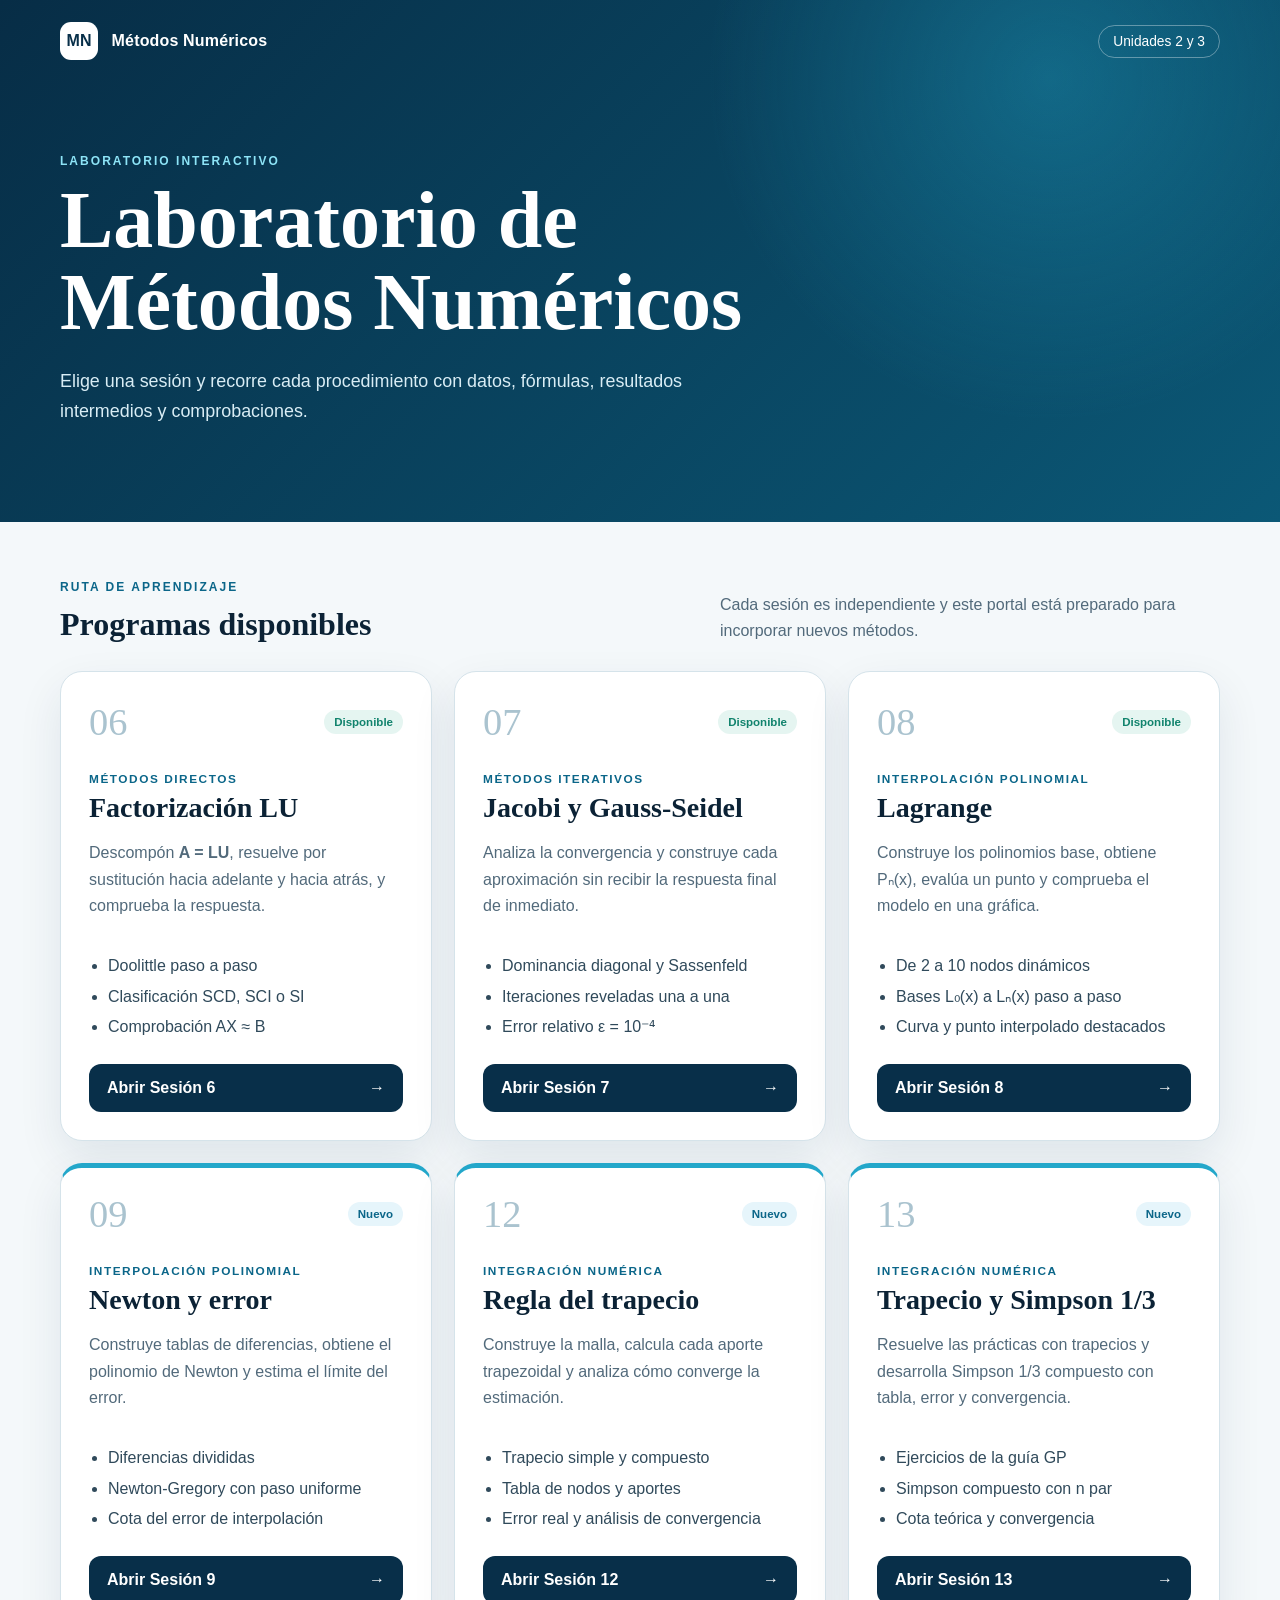
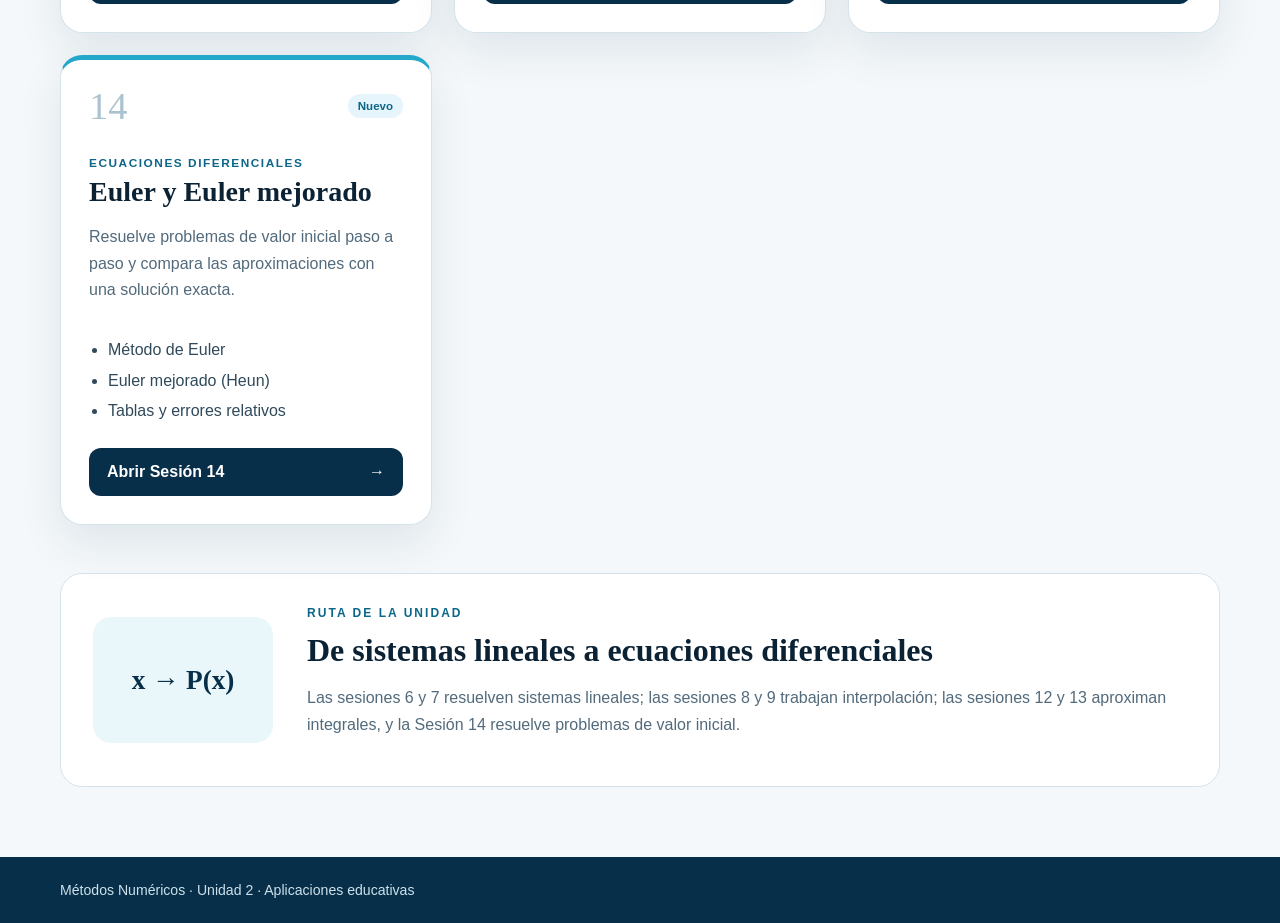
<file: index.html>
<!doctype html>
<html lang="es">
<head>
  <meta charset="utf-8">
  <meta name="viewport" content="width=device-width, initial-scale=1">
  <meta name="description" content="Laboratorio interactivo de Métodos Numéricos con procedimientos guiados.">
  <title>Laboratorio de Métodos Numéricos</title>
  <link rel="icon" href="data:image/svg+xml,%3Csvg xmlns='http://www.w3.org/2000/svg' viewBox='0 0 64 64'%3E%3Crect width='64' height='64' rx='15' fill='%230d4763'/%3E%3Cpath d='M16 18h32v8H16zm0 13h22v8H16zm0 13h32v8H16z' fill='%23fff'/%3E%3Ccircle cx='46' cy='35' r='7' fill='%2329a9cf'/%3E%3C/svg%3E">
  <link rel="stylesheet" href="styles.css?v=20261015-1">
</head>
<body>
  <header class="hero">
    <nav class="nav shell" aria-label="Navegación principal">
      <a class="brand" href="./" aria-label="Inicio"><span>MN</span> Métodos Numéricos</a>
      <span class="unit-pill">Unidades 2 y 3</span>
    </nav>
    <div class="hero-copy shell">
      <p class="eyebrow">LABORATORIO INTERACTIVO</p>
      <h1>Laboratorio de Métodos Numéricos</h1>
      <p>Elige una sesión y recorre cada procedimiento con datos, fórmulas, resultados intermedios y comprobaciones.</p>
    </div>
  </header>

  <main class="shell">
    <section class="intro" aria-labelledby="programas-title">
      <div>
        <p class="eyebrow dark">RUTA DE APRENDIZAJE</p>
        <h2 id="programas-title">Programas disponibles</h2>
      </div>
      <p>Cada sesión es independiente y este portal está preparado para incorporar nuevos métodos.</p>
    </section>

    <section class="program-grid">
      <article class="program-card">
        <div class="card-top"><span class="session-number">06</span><span class="status ready">Disponible</span></div>
        <p class="family">Métodos directos</p>
        <h3>Factorización LU</h3>
        <p>Descompón <strong>A = LU</strong>, resuelve por sustitución hacia adelante y hacia atrás, y comprueba la respuesta.</p>
        <ul><li>Doolittle paso a paso</li><li>Clasificación SCD, SCI o SI</li><li>Comprobación AX ≈ B</li></ul>
        <a class="primary-link" href="sesion-6-lu/">Abrir Sesión 6 <span>→</span></a>
      </article>

      <article class="program-card">
        <div class="card-top"><span class="session-number">07</span><span class="status ready">Disponible</span></div>
        <p class="family">Métodos iterativos</p>
        <h3>Jacobi y Gauss-Seidel</h3>
        <p>Analiza la convergencia y construye cada aproximación sin recibir la respuesta final de inmediato.</p>
        <ul><li>Dominancia diagonal y Sassenfeld</li><li>Iteraciones reveladas una a una</li><li>Error relativo ε = 10⁻⁴</li></ul>
        <a class="primary-link" href="sesion-7-iterativos/">Abrir Sesión 7 <span>→</span></a>
      </article>

      <article class="program-card">
        <div class="card-top"><span class="session-number">08</span><span class="status ready">Disponible</span></div>
        <p class="family">Interpolación polinomial</p>
        <h3>Lagrange</h3>
        <p>Construye los polinomios base, obtiene Pₙ(x), evalúa un punto y comprueba el modelo en una gráfica.</p>
        <ul><li>De 2 a 10 nodos dinámicos</li><li>Bases L₀(x) a Lₙ(x) paso a paso</li><li>Curva y punto interpolado destacados</li></ul>
        <a class="primary-link" href="sesion-8-interpolacion/">Abrir Sesión 8 <span>→</span></a>
      </article>

      <article class="program-card featured">
        <div class="card-top"><span class="session-number">09</span><span class="status new">Nuevo</span></div>
        <p class="family">Interpolación polinomial</p>
        <h3>Newton y error</h3>
        <p>Construye tablas de diferencias, obtiene el polinomio de Newton y estima el límite del error.</p>
        <ul><li>Diferencias divididas</li><li>Newton-Gregory con paso uniforme</li><li>Cota del error de interpolación</li></ul>
        <a class="primary-link" href="sesion-9-newton/">Abrir Sesión 9 <span>→</span></a>
      </article>

      <article class="program-card featured">
        <div class="card-top"><span class="session-number">12</span><span class="status new">Nuevo</span></div>
        <p class="family">Integración numérica</p>
        <h3>Regla del trapecio</h3>
        <p>Construye la malla, calcula cada aporte trapezoidal y analiza cómo converge la estimación.</p>
        <ul><li>Trapecio simple y compuesto</li><li>Tabla de nodos y aportes</li><li>Error real y análisis de convergencia</li></ul>
        <a class="primary-link" href="sesion-12-integracion/">Abrir Sesión 12 <span>→</span></a>
      </article>

      <article class="program-card featured">
        <div class="card-top"><span class="session-number">13</span><span class="status new">Nuevo</span></div>
        <p class="family">Integración numérica</p>
        <h3>Trapecio y Simpson 1/3</h3>
        <p>Resuelve las prácticas con trapecios y desarrolla Simpson 1/3 compuesto con tabla, error y convergencia.</p>
        <ul><li>Ejercicios de la guía GP</li><li>Simpson compuesto con n par</li><li>Cota teórica y convergencia</li></ul>
        <a class="primary-link" href="sesion-13-integracion/">Abrir Sesión 13 <span>→</span></a>
      </article>

      <article class="program-card featured">
        <div class="card-top"><span class="session-number">14</span><span class="status new">Nuevo</span></div>
        <p class="family">Ecuaciones diferenciales</p>
        <h3>Euler y Euler mejorado</h3>
        <p>Resuelve problemas de valor inicial paso a paso y compara las aproximaciones con una solución exacta.</p>
        <ul><li>Método de Euler</li><li>Euler mejorado (Heun)</li><li>Tablas y errores relativos</li></ul>
        <a class="primary-link" href="sesion-14-edo/">Abrir Sesión 14 <span>→</span></a>
      </article>
    </section>

    <section class="map-card">
      <div class="map-icon">x → P(x)</div>
      <div><p class="eyebrow dark">RUTA DE LA UNIDAD</p><h2>De sistemas lineales a ecuaciones diferenciales</h2><p>Las sesiones 6 y 7 resuelven sistemas lineales; las sesiones 8 y 9 trabajan interpolación; las sesiones 12 y 13 aproximan integrales, y la Sesión 14 resuelve problemas de valor inicial.</p></div>
    </section>
  </main>

  <footer><div class="shell">Métodos Numéricos · Unidad 2 · Aplicaciones educativas</div></footer>
</body>
</html>
</file>
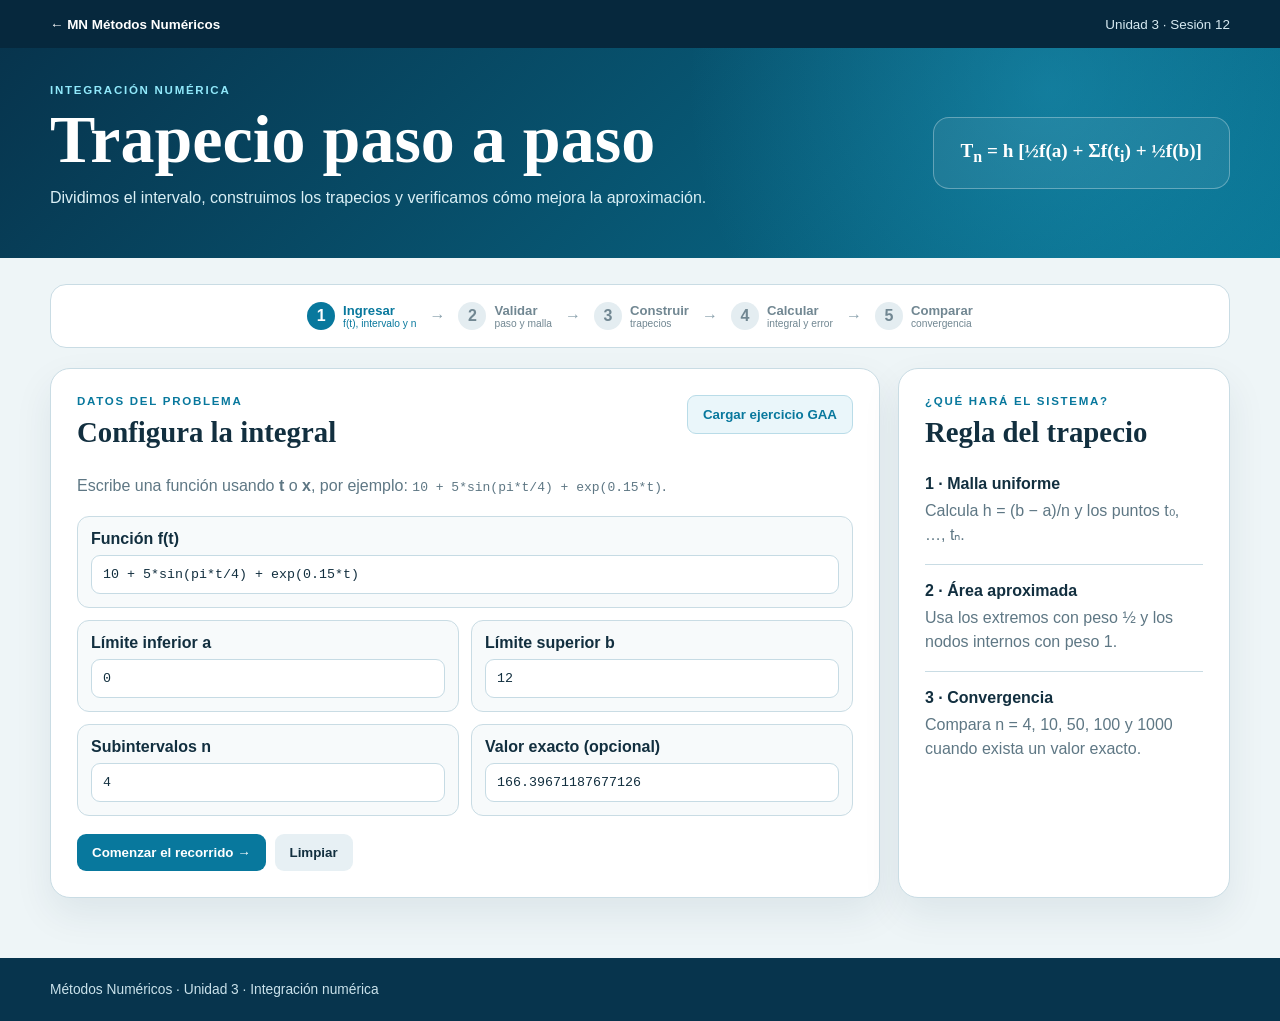
<file: sesion-12-integracion/index.html>
<!doctype html>
<html lang="es">
<head>
  <meta charset="utf-8">
  <meta name="viewport" content="width=device-width, initial-scale=1">
  <meta name="description" content="Regla del trapecio simple y compuesto, paso a paso.">
  <title>Sesión 12 | Integración numérica</title>
  <link rel="stylesheet" href="styles.css?v=20261029-3">
</head>
<body>
  <header class="topbar"><nav class="nav shell"><a href="../">← MN Métodos Numéricos</a><span>Unidad 3 · Sesión 12</span></nav></header>
  <header class="hero"><div class="shell hero-grid"><div><p class="eyebrow">INTEGRACIÓN NUMÉRICA</p><h1>Trapecio paso a paso</h1><p>Dividimos el intervalo, construimos los trapecios y verificamos cómo mejora la aproximación.</p></div><div class="formula-mark">T<sub>n</sub> = h [½f(a) + Σf(t<sub>i</sub>) + ½f(b)]</div></div></header>

  <main class="shell main">
    <section class="stepper" aria-label="Etapas del procedimiento">
      <div class="step active"><b>1</b><span>Ingresar<small>f(t), intervalo y n</small></span></div><i>→</i>
      <div class="step"><b>2</b><span>Validar<small>paso y malla</small></span></div><i>→</i>
      <div class="step"><b>3</b><span>Construir<small>trapecios</small></span></div><i>→</i>
      <div class="step"><b>4</b><span>Calcular<small>integral y error</small></span></div><i>→</i>
      <div class="step"><b>5</b><span>Comparar<small>convergencia</small></span></div>
    </section>

    <section id="screen-input" class="screen active"><div class="workspace"><article class="panel"><div class="panel-heading"><div><p class="eyebrow ink">DATOS DEL PROBLEMA</p><h2>Configura la integral</h2></div><button id="exampleBtn" class="ghost">Cargar ejercicio GAA</button></div>
      <p class="lead">Escribe una función usando <b>t</b> o <b>x</b>, por ejemplo: <code>10 + 5*sin(pi*t/4) + exp(0.15*t)</code>.</p>
      <div class="form-grid"><label class="wide"><b>Función f(t)</b><input id="functionInput" value="10 + 5*sin(pi*t/4) + exp(0.15*t)" autocomplete="off"></label>
        <label><b>Límite inferior a</b><input id="aInput" type="number" step="any" value="0"></label>
        <label><b>Límite superior b</b><input id="bInput" type="number" step="any" value="12"></label>
        <label><b>Subintervalos n</b><input id="nInput" type="number" min="1" step="1" value="4"></label>
        <label><b>Valor exacto (opcional)</b><input id="exactInput" type="number" step="any" value="166.39671187677126"></label>
      </div>
      <div id="inputError" class="error" hidden></div><div class="actions"><button id="startBtn" class="primary">Comenzar el recorrido →</button><button id="clearBtn" class="secondary">Limpiar</button></div>
    </article><aside class="guide"><p class="eyebrow ink">¿QUÉ HARÁ EL SISTEMA?</p><h2>Regla del trapecio</h2><div class="guide-item"><b>1 · Malla uniforme</b><span>Calcula h = (b − a)/n y los puntos t₀, …, tₙ.</span></div><div class="guide-item"><b>2 · Área aproximada</b><span>Usa los extremos con peso ½ y los nodos internos con peso 1.</span></div><div class="guide-item"><b>3 · Convergencia</b><span>Compara n = 4, 10, 50, 100 y 1000 cuando exista un valor exacto.</span></div></aside></div></section>

    <section id="screen-validation" class="screen"><article class="panel"><p class="eyebrow ink">PASO 1</p><h2>Validamos el intervalo y la malla</h2><p class="lead">La regla del trapecio compuesto necesita un intervalo válido y un número entero positivo de subintervalos.</p><div id="validationContent"></div><div class="actions navigation"><button class="secondary back-step">← Regresar</button><button id="toTable" class="primary">Construir los trapecios →</button></div></article></section>

    <section id="screen-table" class="screen"><article class="panel"><p class="eyebrow ink">PASO 2</p><h2>Tabla de trapecios</h2><p class="lead">Cada fila muestra un nodo de la malla, su valor de función, el peso que recibe y su aporte ponderado.</p><div id="tableContent"></div><div class="actions navigation"><button class="secondary back-step">← Regresar</button><button id="toResult" class="primary">Calcular la integral →</button></div></article></section>

    <section id="screen-result" class="screen"><div class="result-layout"><article class="panel"><p class="eyebrow ink">RESULTADO FINAL</p><h2>Integral aproximada y comprobada</h2><div id="resultContent"></div><div class="chart-wrap"><canvas id="chart" width="900" height="430"></canvas></div><div class="actions navigation"><button class="secondary back-step">← Regresar</button><button id="toConvergence" class="primary">Ver convergencia →</button></div></article><aside class="panel"><p class="eyebrow ink">INTERPRETACIÓN</p><h2>Lectura del resultado</h2><div id="auditContent"></div></aside></div></section>

    <section id="screen-convergence" class="screen"><article class="panel"><p class="eyebrow ink">PASO 4</p><h2>Análisis de convergencia</h2><p class="lead">La actividad solicita comparar las aproximaciones para distintos valores de n.</p><div id="convergenceContent"></div><div class="actions navigation"><button class="secondary back-step">← Regresar</button><button class="finished" disabled>Terminado</button></div></article></section>
  </main><footer><div class="shell">Métodos Numéricos · Unidad 3 · Integración numérica</div></footer><script src="app.js?v=20261029-3"></script>
</body></html>
</file>
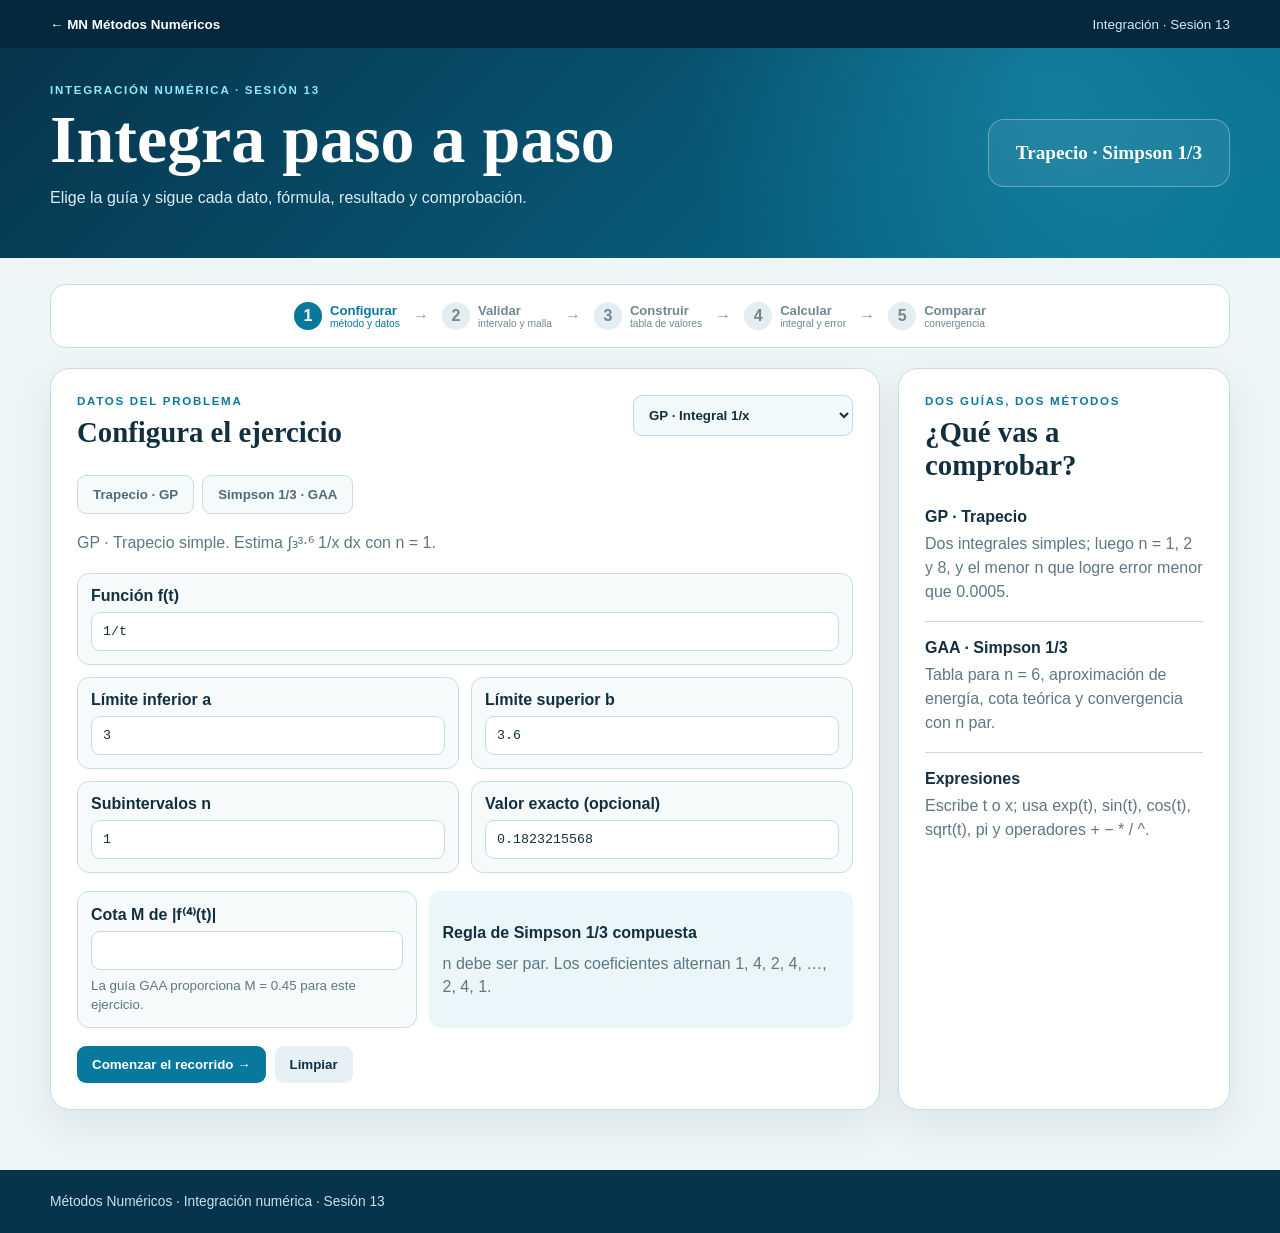
<file: sesion-13-integracion/index.html>
<!doctype html>
<html lang="es">
<head>
  <meta charset="utf-8">
  <meta name="viewport" content="width=device-width, initial-scale=1">
  <meta name="description" content="Práctica de trapecio y Simpson 1/3 compuesto, paso a paso.">
  <title>Sesión 13 | Integración numérica</title>
  <link rel="stylesheet" href="styles.css?v=20261105-1">
</head>
<body>
  <header class="topbar"><nav class="nav shell"><a href="../">← MN Métodos Numéricos</a><span>Integración · Sesión 13</span></nav></header>
  <header class="hero"><div class="shell hero-grid"><div><p class="eyebrow">INTEGRACIÓN NUMÉRICA · SESIÓN 13</p><h1>Integra paso a paso</h1><p>Elige la guía y sigue cada dato, fórmula, resultado y comprobación.</p></div><div class="formula-mark">Trapecio · Simpson 1/3</div></div></header>
  <main class="shell main">
    <section class="stepper" aria-label="Etapas"><div class="step active"><b>1</b><span>Configurar<small>método y datos</small></span></div><i>→</i><div class="step"><b>2</b><span>Validar<small>intervalo y malla</small></span></div><i>→</i><div class="step"><b>3</b><span>Construir<small>tabla de valores</small></span></div><i>→</i><div class="step"><b>4</b><span>Calcular<small>integral y error</small></span></div><i>→</i><div class="step"><b>5</b><span>Comparar<small>convergencia</small></span></div></section>

    <section id="screen-input" class="screen active"><div class="workspace"><article class="panel"><div class="panel-heading"><div><p class="eyebrow ink">DATOS DEL PROBLEMA</p><h2>Configura el ejercicio</h2></div><select id="exerciseSelect" aria-label="Ejercicio de la guía"></select></div>
      <div class="method-tabs"><button id="trapMethod" class="method-tab">Trapecio · GP</button><button id="simpsonMethod" class="method-tab">Simpson 1/3 · GAA</button></div>
      <p id="exerciseDescription" class="lead"></p>
      <div class="form-grid"><label class="wide"><b>Función f(t)</b><input id="functionInput" autocomplete="off"></label><label><b>Límite inferior a</b><input id="aInput" type="number" step="any"></label><label><b>Límite superior b</b><input id="bInput" type="number" step="any"></label><label><b>Subintervalos n</b><input id="nInput" type="number" min="1" step="1"></label><label><b>Valor exacto (opcional)</b><input id="exactInput" type="number" step="any"></label></div>
      <div id="simpsonExtras" class="extra-grid" hidden><label><b>Cota M de |f⁽⁴⁾(t)|</b><input id="mInput" type="number" min="0" step="any"><small>La guía GAA proporciona M = 0.45 para este ejercicio.</small></label><div class="info-note"><b>Regla de Simpson 1/3 compuesta</b><span>n debe ser par. Los coeficientes alternan 1, 4, 2, 4, …, 2, 4, 1.</span></div></div>
      <div id="inputError" class="error" hidden></div><div class="actions"><button id="startBtn" class="primary">Comenzar el recorrido →</button><button id="clearBtn" class="secondary">Limpiar</button></div>
    </article><aside class="guide"><p class="eyebrow ink">DOS GUÍAS, DOS MÉTODOS</p><h2>¿Qué vas a comprobar?</h2><div class="guide-item"><b>GP · Trapecio</b><span>Dos integrales simples; luego n = 1, 2 y 8, y el menor n que logre error menor que 0.0005.</span></div><div class="guide-item"><b>GAA · Simpson 1/3</b><span>Tabla para n = 6, aproximación de energía, cota teórica y convergencia con n par.</span></div><div class="guide-item"><b>Expresiones</b><span>Escribe t o x; usa exp(t), sin(t), cos(t), sqrt(t), pi y operadores + − * / ^.</span></div></aside></div></section>

    <section id="screen-validation" class="screen"><article class="panel"><p class="eyebrow ink">PASO 1</p><h2>Validamos el método y la malla</h2><p class="lead">Revisamos los datos antes de calcular y explicamos las condiciones del método elegido.</p><div id="validationContent"></div><div class="actions navigation"><button class="secondary back-step">← Regresar</button><button id="toTable" class="primary">Construir la tabla →</button></div></article></section>
    <section id="screen-table" class="screen"><article class="panel"><p class="eyebrow ink">PASO 2</p><h2>Tabla de evaluación</h2><p id="tableLead" class="lead"></p><div id="tableContent"></div><div class="actions navigation"><button class="secondary back-step">← Regresar</button><button id="toResult" class="primary">Calcular la integral →</button></div></article></section>
    <section id="screen-result" class="screen"><div class="result-layout"><article class="panel"><p class="eyebrow ink">RESULTADO FINAL</p><h2>Integral aproximada y comprobada</h2><div id="resultContent"></div><div class="chart-wrap"><canvas id="chart" width="900" height="390" aria-label="Gráfica de la función y los nodos de integración"></canvas></div><div class="actions navigation"><button class="secondary back-step">← Regresar</button><button id="toConvergence" class="primary">Ver convergencia →</button></div></article><aside class="panel"><p class="eyebrow ink">INTERPRETACIÓN</p><h2>Lectura del resultado</h2><div id="auditContent"></div></aside></div></section>
    <section id="screen-convergence" class="screen"><article class="panel"><p class="eyebrow ink">PASO 4</p><h2>Análisis de convergencia</h2><p class="lead">Para Simpson, cada n de la comparación es par y se muestra también la cota teórica cuando M está disponible.</p><div id="convergenceContent"></div><div class="actions navigation"><button class="secondary back-step">← Regresar</button><button class="finished" disabled>Terminado</button></div></article></section>
  </main><footer><div class="shell">Métodos Numéricos · Integración numérica · Sesión 13</div></footer><script src="app.js?v=20261105-1"></script>
</body></html>
</file>
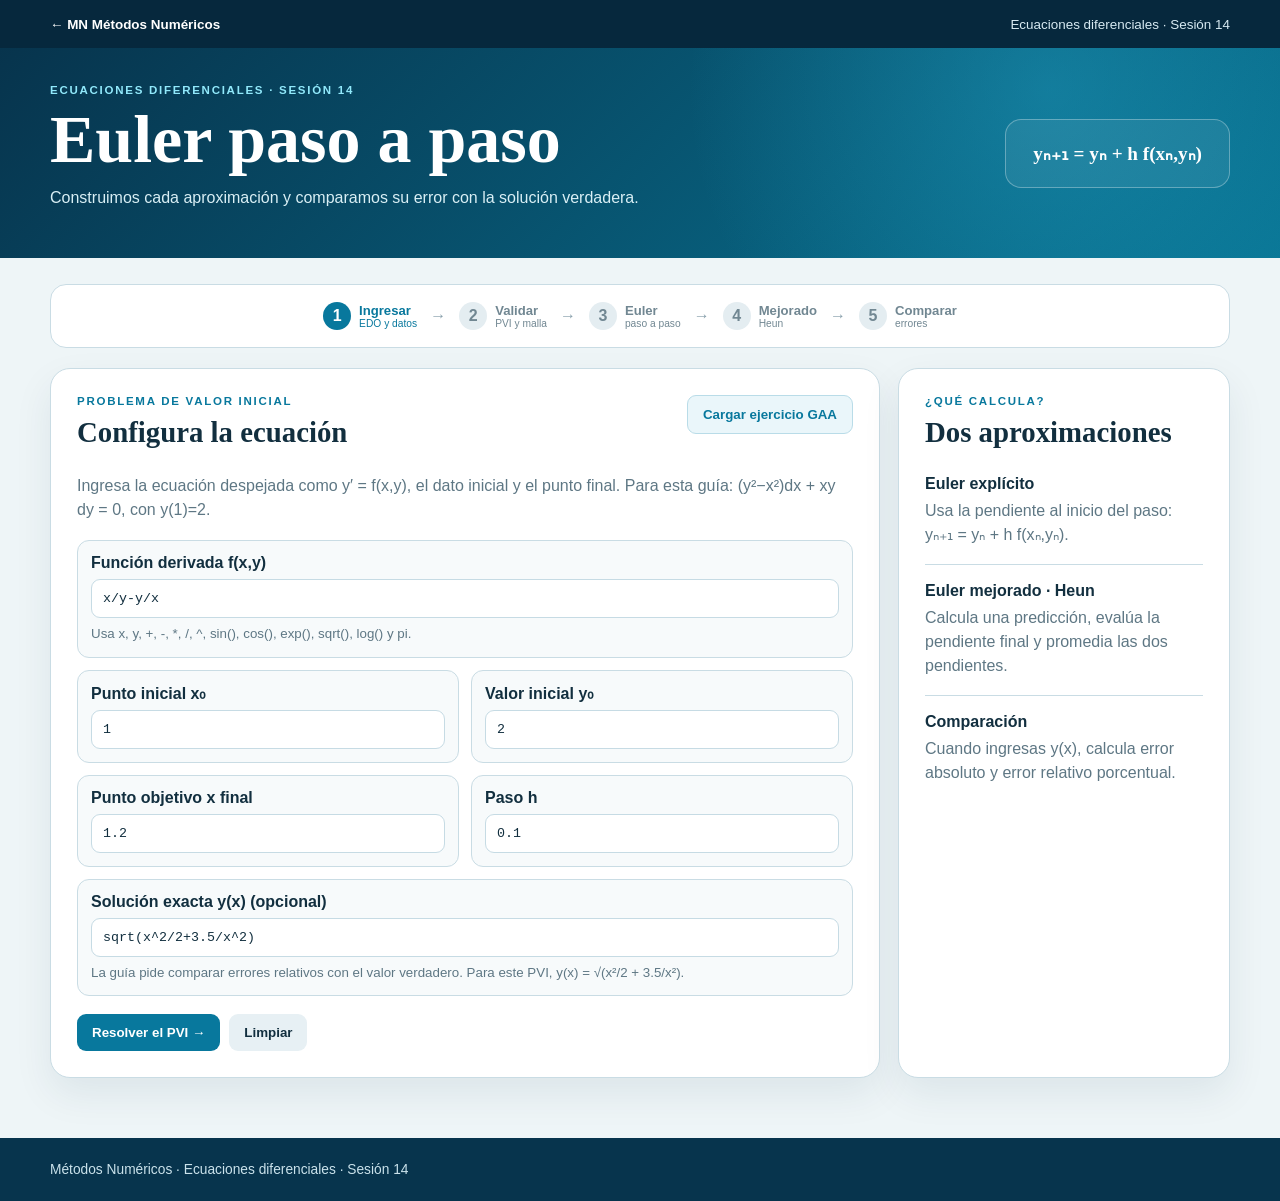
<file: sesion-14-edo/index.html>
<!doctype html>
<html lang="es">
<head>
  <meta charset="utf-8">
  <meta name="viewport" content="width=device-width, initial-scale=1">
  <meta name="description" content="Métodos de Euler y Euler mejorado para problemas de valor inicial, paso a paso.">
  <title>Sesión 14 | Ecuaciones diferenciales</title>
  <link rel="stylesheet" href="styles.css?v=20261112-1">
</head>
<body>
  <header class="topbar"><nav class="nav shell"><a href="../">← MN Métodos Numéricos</a><span>Ecuaciones diferenciales · Sesión 14</span></nav></header>
  <header class="hero"><div class="shell hero-grid"><div><p class="eyebrow">ECUACIONES DIFERENCIALES · SESIÓN 14</p><h1>Euler paso a paso</h1><p>Construimos cada aproximación y comparamos su error con la solución verdadera.</p></div><div class="formula-mark">yₙ₊₁ = yₙ + h f(xₙ,yₙ)</div></div></header>
  <main class="shell main">
    <section class="stepper" aria-label="Etapas"><div class="step active"><b>1</b><span>Ingresar<small>EDO y datos</small></span></div><i>→</i><div class="step"><b>2</b><span>Validar<small>PVI y malla</small></span></div><i>→</i><div class="step"><b>3</b><span>Euler<small>paso a paso</small></span></div><i>→</i><div class="step"><b>4</b><span>Mejorado<small>Heun</small></span></div><i>→</i><div class="step"><b>5</b><span>Comparar<small>errores</small></span></div></section>
    <section id="screen-input" class="screen active"><div class="workspace"><article class="panel"><div class="panel-heading"><div><p class="eyebrow ink">PROBLEMA DE VALOR INICIAL</p><h2>Configura la ecuación</h2></div><button id="exampleBtn" class="ghost">Cargar ejercicio GAA</button></div><p class="lead">Ingresa la ecuación despejada como y′ = f(x,y), el dato inicial y el punto final. Para esta guía: (y²−x²)dx + xy dy = 0, con y(1)=2.</p>
      <div class="form-grid"><label class="wide"><b>Función derivada f(x,y)</b><input id="fInput" value="x/y-y/x" autocomplete="off"><small>Usa x, y, +, -, *, /, ^, sin(), cos(), exp(), sqrt(), log() y pi.</small></label><label><b>Punto inicial x₀</b><input id="x0Input" type="number" step="any" value="1"></label><label><b>Valor inicial y₀</b><input id="y0Input" type="number" step="any" value="2"></label><label><b>Punto objetivo x final</b><input id="targetInput" type="number" step="any" value="1.2"></label><label><b>Paso h</b><input id="hInput" type="number" min="0.000001" step="any" value="0.1"></label><label class="wide"><b>Solución exacta y(x) (opcional)</b><input id="exactInput" value="sqrt(x^2/2+3.5/x^2)" autocomplete="off"><small>La guía pide comparar errores relativos con el valor verdadero. Para este PVI, y(x) = √(x²/2 + 3.5/x²).</small></label></div>
      <div id="inputError" class="error" hidden></div><div class="actions"><button id="startBtn" class="primary">Resolver el PVI →</button><button id="clearBtn" class="secondary">Limpiar</button></div></article>
      <aside class="guide"><p class="eyebrow ink">¿QUÉ CALCULA?</p><h2>Dos aproximaciones</h2><div class="guide-item"><b>Euler explícito</b><span>Usa la pendiente al inicio del paso: yₙ₊₁ = yₙ + h f(xₙ,yₙ).</span></div><div class="guide-item"><b>Euler mejorado · Heun</b><span>Calcula una predicción, evalúa la pendiente final y promedia las dos pendientes.</span></div><div class="guide-item"><b>Comparación</b><span>Cuando ingresas y(x), calcula error absoluto y error relativo porcentual.</span></div></aside></div></section>
    <section id="screen-validation" class="screen"><article class="panel"><p class="eyebrow ink">PASO 1</p><h2>Validamos los datos</h2><p class="lead">Comprobamos que el paso alcanza exactamente el punto solicitado y que el PVI está definido en todos los nodos.</p><div id="validationContent"></div><div class="actions navigation"><button class="secondary back-step">← Regresar</button><button id="toEuler" class="primary">Construir Euler →</button></div></article></section>
    <section id="screen-euler" class="screen"><article class="panel"><p class="eyebrow ink">PASO 2</p><h2>Método de Euler</h2><p class="lead">En cada renglón se usa la pendiente del punto actual para avanzar al siguiente.</p><div id="eulerContent"></div><div class="actions navigation"><button class="secondary back-step">← Regresar</button><button id="toHeun" class="primary">Calcular Euler mejorado →</button></div></article></section>
    <section id="screen-heun" class="screen"><article class="panel"><p class="eyebrow ink">PASO 3</p><h2>Método de Euler mejorado</h2><p class="lead">Heun promedia la pendiente inicial y la pendiente estimada al final del paso.</p><div id="heunContent"></div><div class="actions navigation"><button class="secondary back-step">← Regresar</button><button id="toCompare" class="primary">Comparar los errores →</button></div></article></section>
    <section id="screen-compare" class="screen"><div class="result-layout"><article class="panel"><p class="eyebrow ink">RESULTADO FINAL</p><h2>Comparación en el punto objetivo</h2><div id="compareContent"></div><div class="chart-wrap"><canvas id="chart" width="900" height="390" aria-label="Gráfica de la solución exacta y aproximaciones"></canvas></div><div class="actions navigation"><button class="secondary back-step">← Regresar</button><button class="finished" disabled>Terminado</button></div></article><aside class="panel"><p class="eyebrow ink">INTERPRETACIÓN</p><h2>¿Cuál se acerca más?</h2><div id="auditContent"></div></aside></div></section>
  </main><footer><div class="shell">Métodos Numéricos · Ecuaciones diferenciales · Sesión 14</div></footer><script src="app.js?v=20261112-1"></script>
</body></html>
</file>
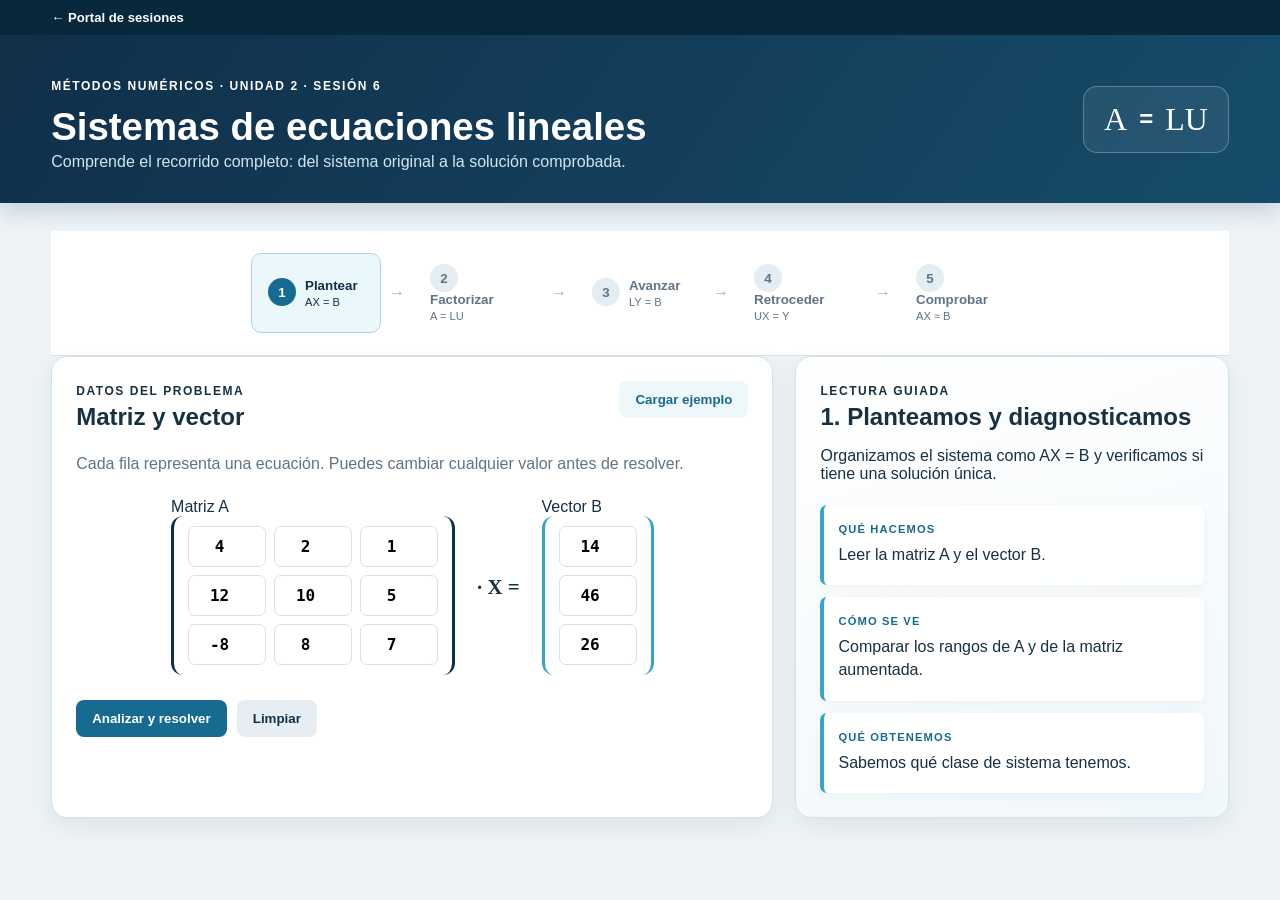
<file: sesion-6-lu/index.html>
<!doctype html>
<html lang="es">
<head>
  <meta charset="utf-8">
  <meta name="viewport" content="width=device-width, initial-scale=1">
  <title>Sesión 6 · Sistemas lineales y LU</title>
  <link rel="icon" href="data:image/svg+xml,%3Csvg xmlns='http://www.w3.org/2000/svg' viewBox='0 0 64 64'%3E%3Crect width='64' height='64' rx='15' fill='%23102f49'/%3E%3Ctext x='32' y='40' text-anchor='middle' font-size='25' fill='white'%3ELU%3C/text%3E%3C/svg%3E">
  <link rel="stylesheet" href="styles.css?v=20260924-2">
</head>
<body>
  <a class="portal-link" href="../">← Portal de sesiones</a>
  <header class="hero">
    <div>
      <p class="eyebrow">MÉTODOS NUMÉRICOS · UNIDAD 2 · SESIÓN 6</p>
      <h1>Sistemas de ecuaciones lineales</h1>
      <p class="subtitle">Comprende el recorrido completo: del sistema original a la solución comprobada.</p>
    </div>
    <div class="hero-badge"><span>A</span><b>=</b><span>LU</span></div>
  </header>

  <main>
    <nav class="flow" aria-label="Etapas del ejercicio">
      <button class="flow-step active" data-stage="0"><span>1</span><b>Plantear</b><small>AX = B</small></button>
      <i>→</i>
      <button class="flow-step" data-stage="1"><span>2</span><b>Factorizar</b><small>A = LU</small></button>
      <i>→</i>
      <button class="flow-step" data-stage="2"><span>3</span><b>Avanzar</b><small>LY = B</small></button>
      <i>→</i>
      <button class="flow-step" data-stage="3"><span>4</span><b>Retroceder</b><small>UX = Y</small></button>
      <i>→</i>
      <button class="flow-step" data-stage="4"><span>5</span><b>Comprobar</b><small>AX ≈ B</small></button>
    </nav>

    <section class="workspace">
      <aside class="input-card">
        <div class="section-heading">
          <div><span class="kicker">DATOS DEL PROBLEMA</span><h2>Matriz y vector</h2></div>
          <button id="loadExample" class="ghost">Cargar ejemplo</button>
        </div>
        <p class="helper">Cada fila representa una ecuación. Puedes cambiar cualquier valor antes de resolver.</p>
        <div class="equation-layout">
          <div><label>Matriz A</label><div id="matrixA" class="matrix-grid"></div></div>
          <div class="operator">· X =</div>
          <div><label>Vector B</label><div id="vectorB" class="vector-grid"></div></div>
        </div>
        <div class="actions">
          <button id="solve" class="primary">Analizar y resolver</button>
          <button id="reset" class="secondary">Limpiar</button>
        </div>
        <div id="message" class="message hidden"></div>
      </aside>

      <section class="explain-card">
        <span class="kicker">LECTURA GUIADA</span>
        <h2 id="stageTitle">1. Planteamos el sistema</h2>
        <p id="stageIntro">Primero identificamos qué representan los datos antes de realizar operaciones.</p>
        <div class="triple">
          <article><span>QUÉ HACEMOS</span><p id="whatText">Organizamos los coeficientes en A y los términos independientes en B.</p></article>
          <article><span>CÓMO SE VE</span><p id="howText">La expresión AX = B reúne todas las ecuaciones del sistema.</p></article>
          <article><span>QUÉ OBTENEMOS</span><p id="resultText">Una representación lista para analizar y resolver.</p></article>
        </div>
      </section>
    </section>

    <section id="results" class="results hidden">
      <div id="classification" class="classification"></div>
      <div class="stage-panel" id="stagePanel"></div>
      <div class="reuse-card">
        <div>
          <span class="kicker">SIMULACIÓN DE CAMBIO DE TRÁFICO</span>
          <h3>Reutilizar L y U con un nuevo vector B</h3>
          <p>Cambia el vector sin repetir la factorización. La guía propone B₂ = (20, 62, 30)ᵀ.</p>
        </div>
        <div id="reuseB" class="reuse-inputs">
          <input type="number" value="20" aria-label="nuevo b1">
          <input type="number" value="62" aria-label="nuevo b2">
          <input type="number" value="30" aria-label="nuevo b3">
          <button id="reuse" class="primary">Resolver sin refactorizar</button>
        </div>
        <div id="reuseResult" class="hidden"></div>
      </div>
      <div class="step-controls">
        <button id="previous" class="secondary">← Anterior</button>
        <div><span id="stageCounter">Etapa 1 de 5</span><div class="progress"><i id="progressBar"></i></div></div>
        <button id="next" class="primary">Siguiente →</button>
      </div>
    </section>
  </main>
  <script src="app.js?v=20260924-2"></script>
</body>
</html>
</file>
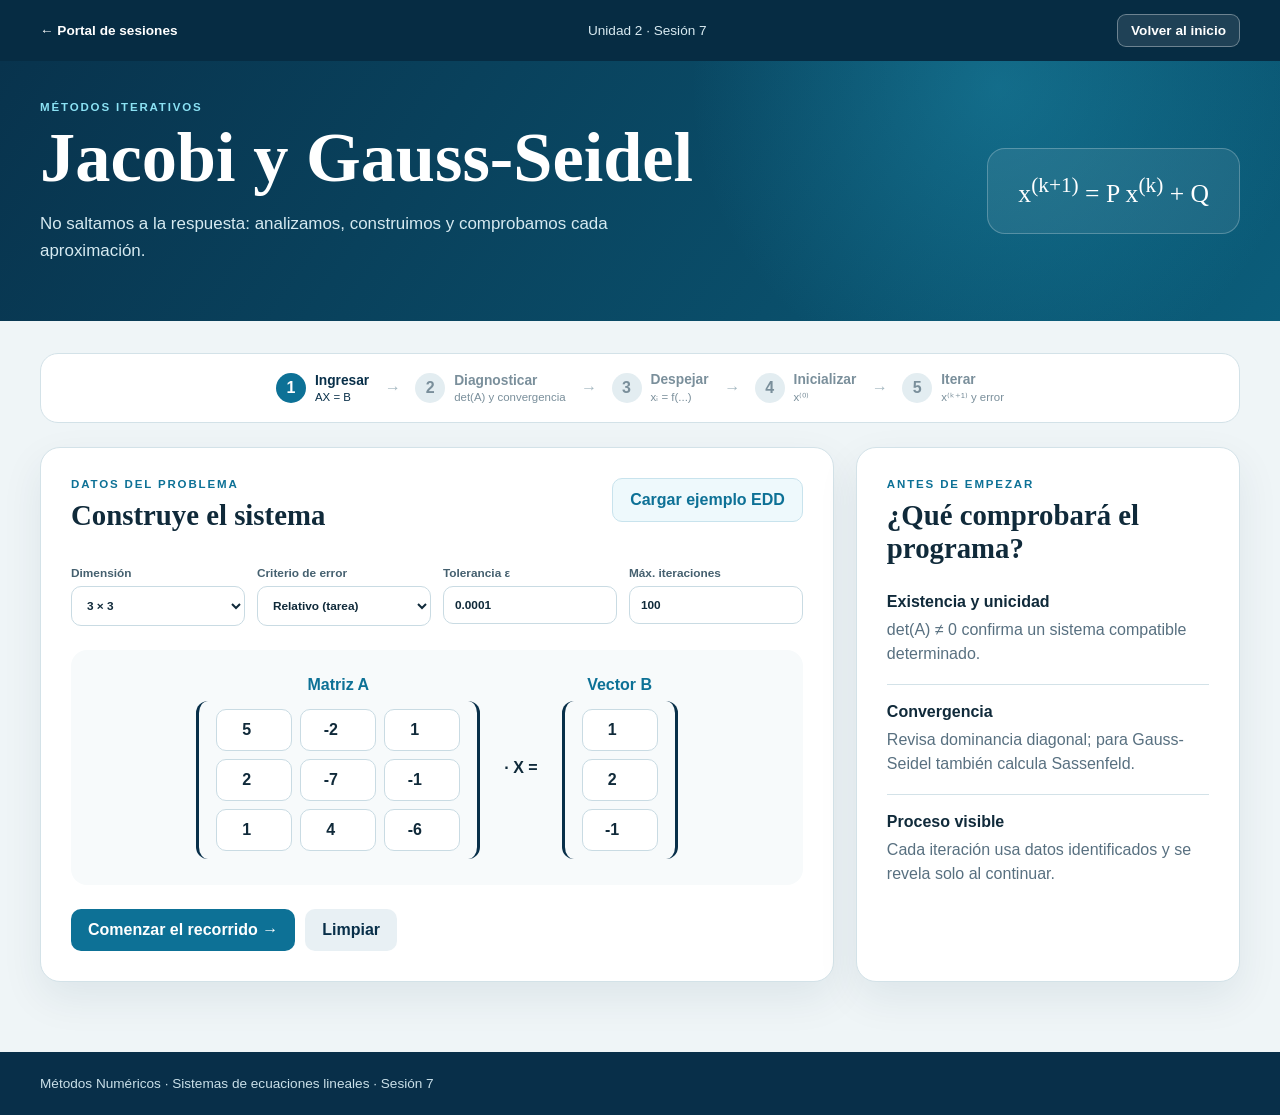
<file: sesion-7-iterativos/index.html>
<!doctype html>
<html lang="es">
<head>
  <meta charset="utf-8">
  <meta name="viewport" content="width=device-width, initial-scale=1">
  <meta name="description" content="Laboratorio paso a paso de Jacobi y Gauss-Seidel.">
  <title>Sesión 7 · Jacobi y Gauss-Seidel</title>
  <link rel="icon" href="data:image/svg+xml,%3Csvg xmlns='http://www.w3.org/2000/svg' viewBox='0 0 64 64'%3E%3Crect width='64' height='64' rx='15' fill='%230d4763'/%3E%3Cpath d='M15 20h34M15 32h25M15 44h34' stroke='%23fff' stroke-width='6'/%3E%3C/svg%3E">
  <link rel="stylesheet" href="styles.css?v=20260924-5">
  <link rel="stylesheet" href="method-choice.css?v=20260924-5">
</head>
<body>
  <header class="topbar">
    <div class="shell nav"><a href="../" class="back">← Portal de sesiones</a><span>Unidad 2 · Sesión 7</span><button id="homeBtn" class="top-home">Volver al inicio</button></div>
  </header>
  <section class="hero">
    <div class="shell hero-grid">
      <div><p class="eyebrow">MÉTODOS ITERATIVOS</p><h1>Jacobi y Gauss-Seidel</h1><p>No saltamos a la respuesta: analizamos, construimos y comprobamos cada aproximación.</p></div>
      <div class="formula-mark">x<sup>(k+1)</sup> = P x<sup>(k)</sup> + Q</div>
    </div>
  </section>

  <main class="shell main">
    <section class="stepper" aria-label="Etapas del procedimiento">
      <div class="step active" data-nav="0"><b>1</b><span>Ingresar<small>AX = B</small></span></div>
      <i>→</i><div class="step" data-nav="1"><b>2</b><span>Diagnosticar<small>det(A) y convergencia</small></span></div>
      <i>→</i><div class="step" data-nav="2"><b>3</b><span>Despejar<small>xᵢ = f(...)</small></span></div>
      <i>→</i><div class="step" data-nav="3"><b>4</b><span>Inicializar<small>x⁽⁰⁾</small></span></div>
      <i>→</i><div class="step" data-nav="4"><b>5</b><span>Iterar<small>x⁽ᵏ⁺¹⁾ y error</small></span></div>
    </section>

    <section id="screen-input" class="screen active">
      <div class="workspace">
        <article class="panel input-panel">
          <div class="panel-heading"><div><p class="eyebrow ink">DATOS DEL PROBLEMA</p><h2>Construye el sistema</h2></div><button id="exampleBtn" class="ghost">Cargar ejemplo EDD</button></div>
          <div class="settings-row">
            <label>Dimensión<select id="dimension"><option value="3">3 × 3</option><option value="2">2 × 2</option><option value="4">4 × 4</option></select></label>
            <label>Criterio de error<select id="errorType"><option value="relative">Relativo (tarea)</option><option value="absolute">Absoluto (clase)</option></select></label>
            <label>Tolerancia ε<input id="tolerance" type="number" step="any" value="0.0001"></label>
            <label>Máx. iteraciones<input id="maxIterations" type="number" min="1" max="500" value="100"></label>
          </div>
          <div class="matrix-equation"><div><span class="math-label">Matriz A</span><div id="matrixInputs" class="matrix input-matrix"></div></div><strong>· X =</strong><div><span class="math-label">Vector B</span><div id="vectorInputs" class="matrix vector-input"></div></div></div>
          <div class="actions"><button id="startBtn" class="primary">Comenzar el recorrido →</button><button id="clearBtn" class="secondary">Limpiar</button></div>
          <p id="inputError" class="error-message" hidden></p>
        </article>
        <aside class="guide"><p class="eyebrow ink">ANTES DE EMPEZAR</p><h2>¿Qué comprobará el programa?</h2><div class="guide-item"><b>Existencia y unicidad</b><span>det(A) ≠ 0 confirma un sistema compatible determinado.</span></div><div class="guide-item"><b>Convergencia</b><span>Revisa dominancia diagonal; para Gauss-Seidel también calcula Sassenfeld.</span></div><div class="guide-item"><b>Proceso visible</b><span>Cada iteración usa datos identificados y se revela solo al continuar.</span></div></aside>
      </div>
    </section>

    <section id="screen-diagnosis" class="screen"><article class="panel"><p class="eyebrow ink">PASO 1</p><h2>Diagnóstico y elección del método</h2><p class="lead">Primero verificamos la solución única. Después los criterios indican cuáles métodos pueden utilizarse con garantía de convergencia.</p><div id="diagnosisContent"></div><div class="actions navigation"><button class="secondary back-step">← Regresar</button><span class="choice-help">Selecciona arriba uno de los métodos habilitados para continuar.</span></div></article></section>
    <section id="screen-formulas" class="screen"><article class="panel"><p class="eyebrow ink">PASO 2</p><h2>Despeje de las variables</h2><p class="lead">Cada ecuación se reorganiza para dejar la variable diagonal sola.</p><div class="source-grid"><div class="source-card"><small>DATO USADO · PASO 1</small><h3>Sistema validado</h3><div id="formulaSystem"></div></div><div class="source-card accent"><small>RESULTADO DEL PASO 2</small><h3>Ecuaciones iterativas</h3><div id="formulasContent"></div></div></div><div class="actions navigation"><button class="secondary back-step">← Regresar</button><button id="toInitial" class="primary">Elegir solución inicial →</button></div></article></section>
    <section id="screen-initial" class="screen"><article class="panel"><p class="eyebrow ink">PASO 3</p><h2>Adoptamos la solución inicial</h2><p class="lead">Tal como indica la tarea, el programa utiliza automáticamente el vector trivial x⁽⁰⁾ = 0.</p><div class="initial-layout"><div id="initialInputs" class="initial-inputs" aria-label="Vector inicial automático"></div><div class="explain-box"><b>¿Por qué se necesita?</b><p>Los métodos iterativos calculan una nueva aproximación a partir de una anterior. Este vector es el punto de partida, no la respuesta, y no necesitas ingresarlo manualmente.</p></div></div><div class="actions navigation"><button class="secondary back-step">← Regresar</button><button id="toIterations" class="primary">Continuar con x⁽⁰⁾ →</button></div></article></section>
    <section id="screen-iterations" class="screen"><article class="panel iteration-panel"><div class="iteration-head"><div><p class="eyebrow ink">PASOS 4, 5 Y 6</p><h2 id="iterationTitle">Iteración</h2></div><span id="methodBadge" class="method-badge"></span></div><div id="iterationContent"></div><div class="actions navigation iteration-actions"><span class="iteration-status">Avanza una etapa a la vez</span><button id="nextIteration" class="primary">Continuar →</button></div></article><article class="panel history-panel"><div class="panel-heading"><div><p class="eyebrow ink">HISTORIAL</p><h2>Tabla de iteraciones</h2></div></div><div class="table-wrap"><table><thead id="historyHead"></thead><tbody id="historyBody"></tbody></table></div></article></section>
  </main>
  <footer><div class="shell">Métodos Numéricos · Sistemas de ecuaciones lineales · Sesión 7</div></footer>
  <script src="app.js?v=20260924-5"></script>
</body>
</html>
</file>
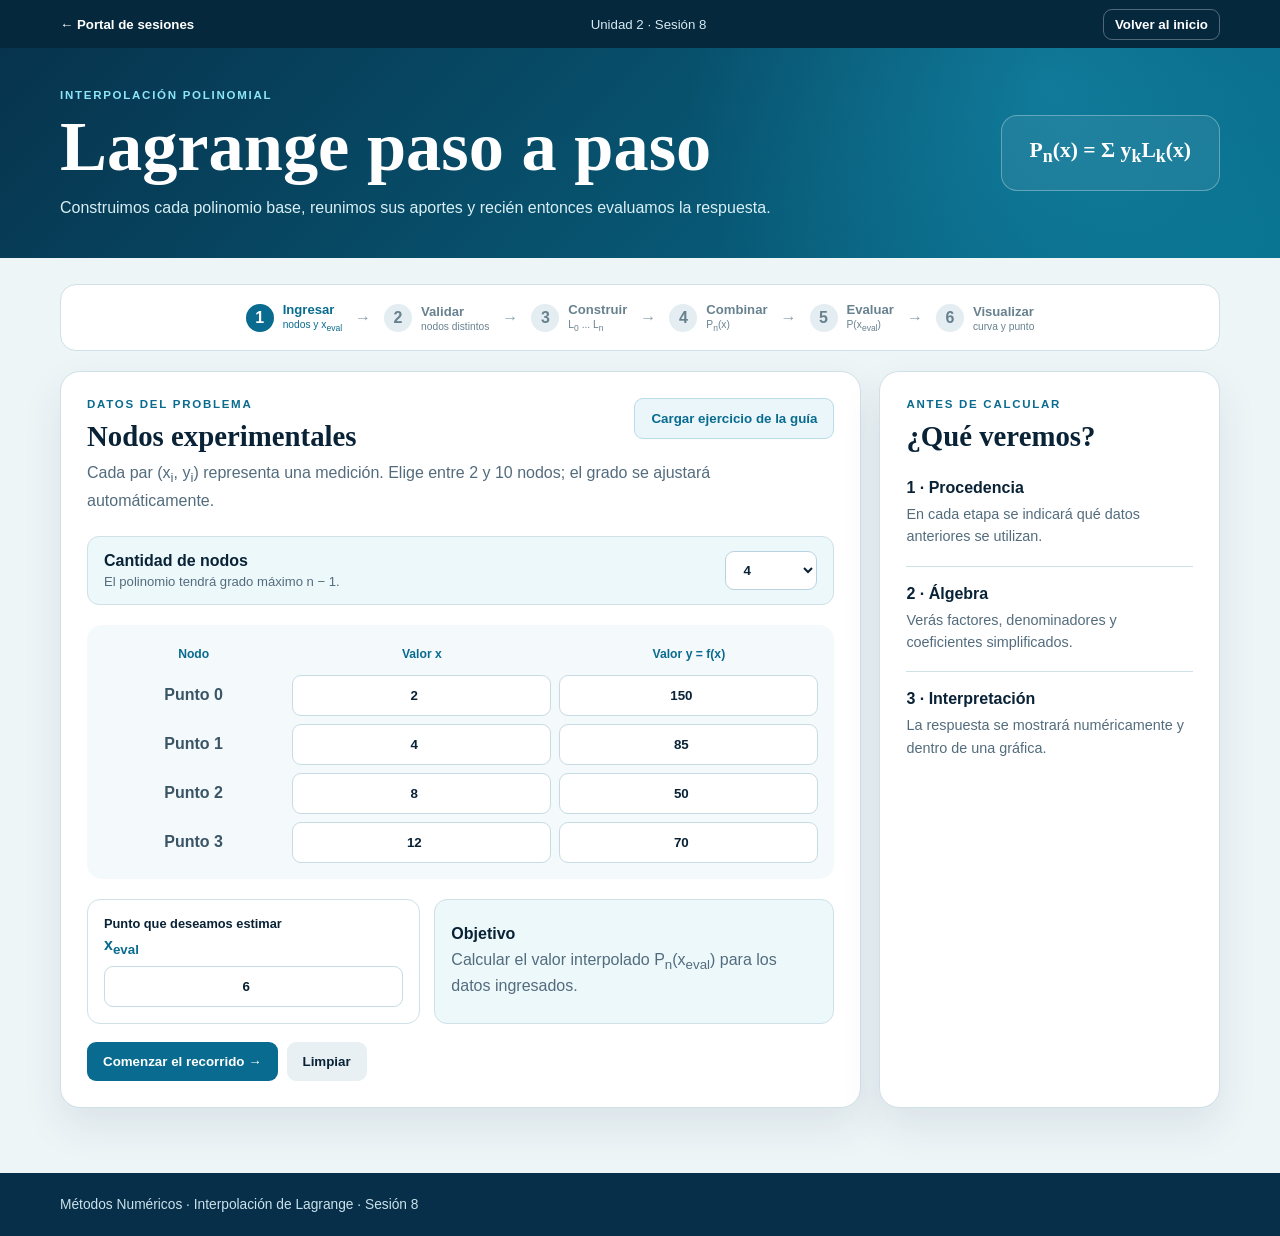
<file: sesion-8-interpolacion/index.html>
<!doctype html>
<html lang="es">
<head>
  <meta charset="utf-8">
  <meta name="viewport" content="width=device-width, initial-scale=1">
  <meta name="description" content="Laboratorio guiado de interpolación de Lagrange.">
  <title>Sesión 8 · Interpolación de Lagrange</title>
  <link rel="icon" href="data:image/svg+xml,%3Csvg xmlns='http://www.w3.org/2000/svg' viewBox='0 0 64 64'%3E%3Crect width='64' height='64' rx='15' fill='%230d4763'/%3E%3Cpath d='M10 46C20 12 32 55 54 18' fill='none' stroke='%23fff' stroke-width='5'/%3E%3Ccircle cx='18' cy='31' r='4' fill='%2329a9cf'/%3E%3Ccircle cx='43' cy='31' r='4' fill='%2329a9cf'/%3E%3C/svg%3E">
  <link rel="stylesheet" href="styles.css?v=20261001-3">
</head>
<body>
  <header class="topbar"><div class="shell nav"><a href="../" class="back">← Portal de sesiones</a><span>Unidad 2 · Sesión 8</span><button id="homeBtn" class="top-home">Volver al inicio</button></div></header>
  <section class="hero"><div class="shell hero-grid"><div><p class="eyebrow">INTERPOLACIÓN POLINOMIAL</p><h1>Lagrange paso a paso</h1><p>Construimos cada polinomio base, reunimos sus aportes y recién entonces evaluamos la respuesta.</p></div><div class="formula-mark">P<sub>n</sub>(x) = Σ y<sub>k</sub>L<sub>k</sub>(x)</div></div></section>

  <main class="shell main">
    <section class="stepper" aria-label="Etapas del procedimiento">
      <div class="step active"><b>1</b><span>Ingresar<small>nodos y x<sub>eval</sub></small></span></div><i>→</i>
      <div class="step"><b>2</b><span>Validar<small>nodos distintos</small></span></div><i>→</i>
      <div class="step"><b>3</b><span>Construir<small>L<sub>0</sub> ... L<sub>n</sub></small></span></div><i>→</i>
      <div class="step"><b>4</b><span>Combinar<small>P<sub>n</sub>(x)</small></span></div><i>→</i>
      <div class="step"><b>5</b><span>Evaluar<small>P(x<sub>eval</sub>)</small></span></div><i>→</i>
      <div class="step"><b>6</b><span>Visualizar<small>curva y punto</small></span></div>
    </section>

    <section id="screen-input" class="screen active">
      <div class="workspace">
        <article class="panel">
          <div class="panel-heading"><div><p class="eyebrow ink">DATOS DEL PROBLEMA</p><h2>Nodos experimentales</h2></div><button id="exampleBtn" class="ghost">Cargar ejercicio de la guía</button></div>
          <p class="lead">Cada par (x<sub>i</sub>, y<sub>i</sub>) representa una medición. Elige entre 2 y 10 nodos; el grado se ajustará automáticamente.</p>
          <div class="node-control"><label for="nodeCount"><b>Cantidad de nodos</b><span>El polinomio tendrá grado máximo n − 1.</span></label><select id="nodeCount" aria-label="Cantidad de nodos"><option>2</option><option>3</option><option selected>4</option><option>5</option><option>6</option><option>7</option><option>8</option><option>9</option><option>10</option></select></div>
          <div class="node-table" role="group" aria-label="Nodos de interpolación">
            <div class="node-head">Nodo</div><div class="node-head">Valor x</div><div class="node-head">Valor y = f(x)</div>
            <div id="nodeRows" class="node-rows"></div>
          </div>
          <div class="eval-row"><label>Punto que deseamos estimar <span>x<sub>eval</sub></span><input id="xEval" type="number" step="any"></label><div><b>Objetivo</b><span>Calcular el valor interpolado P<sub>n</sub>(x<sub>eval</sub>) para los datos ingresados.</span></div></div>
          <div class="actions"><button id="startBtn" class="primary">Comenzar el recorrido →</button><button id="clearBtn" class="secondary">Limpiar</button></div><p id="inputError" class="error-message" hidden></p>
        </article>
        <aside class="guide"><p class="eyebrow ink">ANTES DE CALCULAR</p><h2>¿Qué veremos?</h2><div class="guide-item"><b>1 · Procedencia</b><span>En cada etapa se indicará qué datos anteriores se utilizan.</span></div><div class="guide-item"><b>2 · Álgebra</b><span>Verás factores, denominadores y coeficientes simplificados.</span></div><div class="guide-item"><b>3 · Interpretación</b><span>La respuesta se mostrará numéricamente y dentro de una gráfica.</span></div></aside>
      </div>
    </section>

    <section id="screen-validation" class="screen"><article class="panel"><p class="eyebrow ink">PASO 1</p><h2>Validamos los datos</h2><p class="lead">Lagrange necesita valores x diferentes; si dos coinciden, aparecería una división entre cero.</p><div id="validationContent"></div><div class="actions navigation"><button class="secondary back-step">← Regresar</button><button id="toBases" class="primary">Construir las bases →</button></div></article></section>

    <section id="screen-bases" class="screen"><article class="panel"><p class="eyebrow ink">PASO 2</p><h2>Construimos los polinomios base</h2><p class="lead">Cada L<sub>k</sub>(x) vale 1 en su propio nodo y 0 en los demás. Avanza una base a la vez.</p><div class="source-grid"><div class="source-card"><small>DATOS USADOS · PASO 1</small><h3>Nodos x validados</h3><div id="baseSource"></div></div><div class="source-card accent"><small>RESULTADO DEL PASO 2</small><h3 id="baseTitle">Polinomio base</h3><div id="baseContent"></div></div></div><div class="mini-progress"><span id="baseProgress"></span></div><div class="actions navigation"><button class="secondary back-step">← Regresar</button><button id="nextBase" class="primary">Mostrar L₀(x) →</button></div></article></section>

    <section id="screen-polynomial" class="screen"><article class="panel"><p class="eyebrow ink">PASO 3</p><h2>Formamos el polinomio interpolador</h2><p class="lead">Multiplicamos cada base por su medición y sumamos todos los aportes.</p><div id="polynomialContent"></div><div class="actions navigation"><button class="secondary back-step">← Regresar</button><button id="toEvaluation" class="primary">Evaluar el punto solicitado →</button></div></article></section>

    <section id="screen-evaluation" class="screen"><article class="panel"><p class="eyebrow ink">PASO 4</p><h2>Sustituimos el punto de evaluación</h2><p class="lead">Usamos el polinomio obtenido en el paso anterior y reemplazamos x por x<sub>eval</sub>.</p><div id="evaluationContent"></div><div class="actions navigation"><button class="secondary back-step">← Regresar</button><button id="toGraph" class="primary">Ver gráfica y comprobar →</button></div></article></section>

    <section id="screen-graph" class="screen"><div class="result-layout"><article class="panel"><p class="eyebrow ink">PASO 5</p><h2>Resultado interpretado y comprobado</h2><div id="resultContent"></div><div class="chart-wrap"><canvas id="chart" width="900" height="470" aria-label="Curva del polinomio interpolador"></canvas><div class="legend"><span><i class="dot observed"></i>Nodos medidos</span><span><i class="line curve"></i>Polinomio P(x)</span><span><i class="dot estimated"></i>Punto estimado</span></div></div><div class="actions navigation"><button class="secondary back-step">← Regresar</button><button class="finished" disabled>Terminado</button></div></article><aside class="panel audit-panel"><p class="eyebrow ink">COMPROBACIÓN</p><h2>¿La curva conserva los datos?</h2><div id="auditContent"></div></aside></div></section>
  </main>
  <footer><div class="shell">Métodos Numéricos · Interpolación de Lagrange · Sesión 8</div></footer>
  <script src="app.js?v=20261001-3"></script>
</body>
</html>
</file>
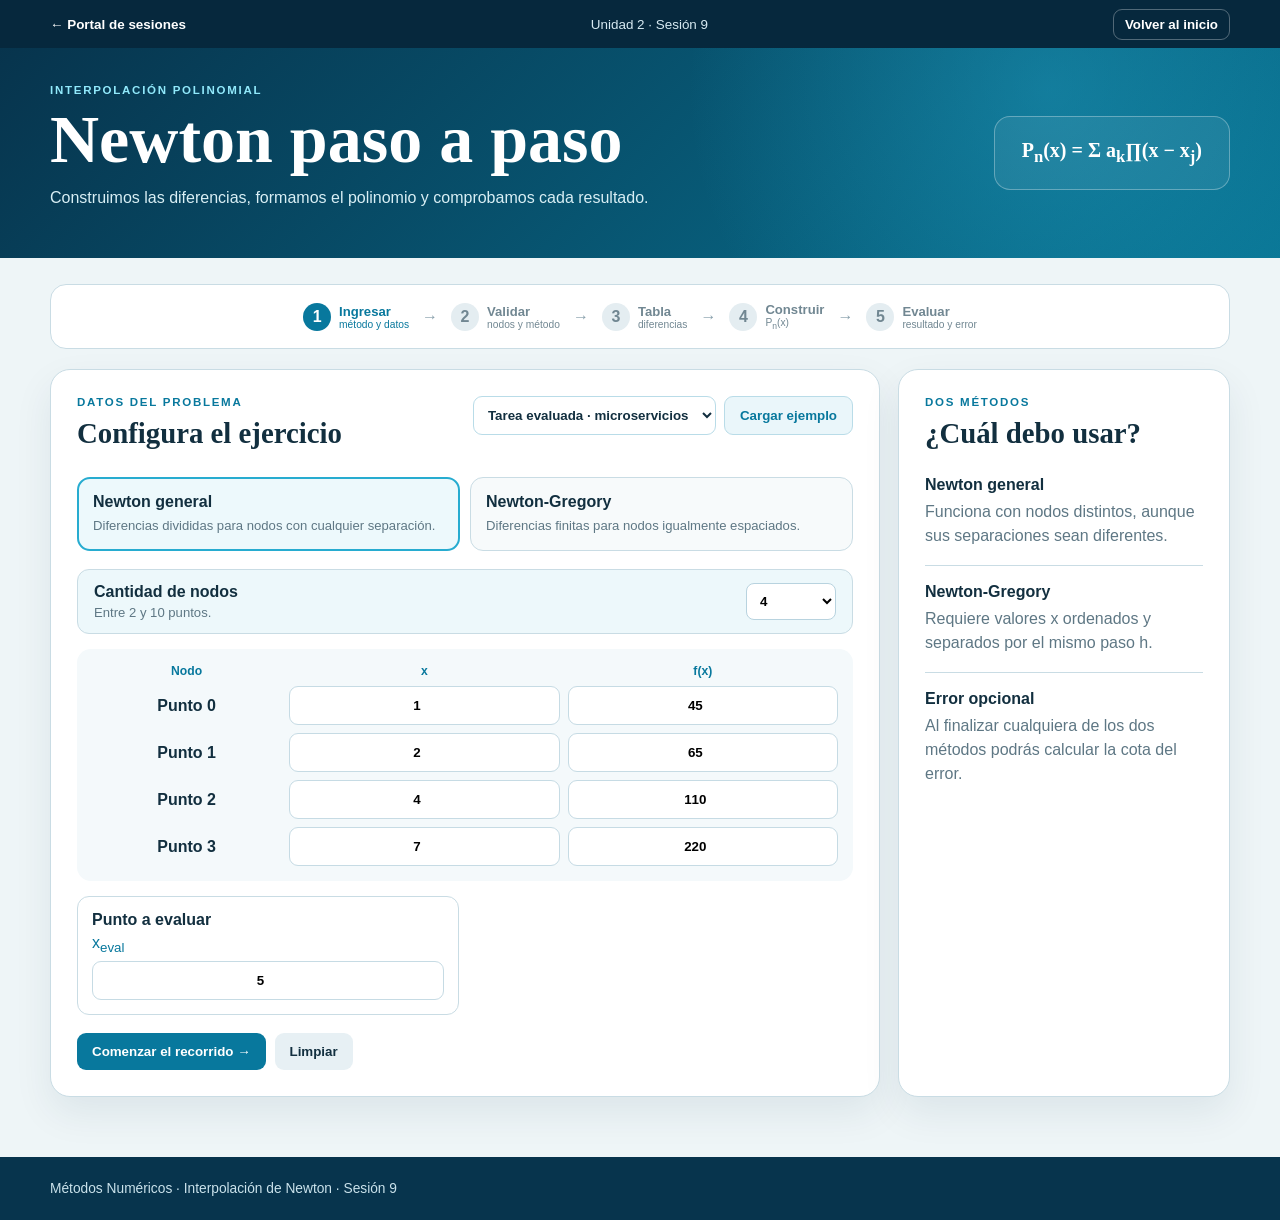
<file: sesion-9-newton/index.html>
<!doctype html>
<html lang="es">
<head>
  <meta charset="utf-8">
  <meta name="viewport" content="width=device-width,initial-scale=1">
  <meta name="description" content="Laboratorio guiado de interpolación de Newton, Newton-Gregory y error de interpolación.">
  <title>Sesión 9 · Newton y error de interpolación</title>
  <link rel="stylesheet" href="styles.css?v=20261015-1">
</head>
<body>
  <header class="topbar"><div class="shell nav"><a href="../">← Portal de sesiones</a><span>Unidad 2 · Sesión 9</span><button id="homeBtn">Volver al inicio</button></div></header>
  <section class="hero"><div class="shell hero-grid"><div><p class="eyebrow">INTERPOLACIÓN POLINOMIAL</p><h1>Newton paso a paso</h1><p>Construimos las diferencias, formamos el polinomio y comprobamos cada resultado.</p></div><div class="formula-mark">P<sub>n</sub>(x) = Σ a<sub>k</sub>∏(x − x<sub>j</sub>)</div></div></section>

  <main class="shell main">
    <section class="stepper" aria-label="Etapas"><div class="step active"><b>1</b><span>Ingresar<small>método y datos</small></span></div><i>→</i><div class="step"><b>2</b><span>Validar<small>nodos y método</small></span></div><i>→</i><div class="step"><b>3</b><span>Tabla<small>diferencias</small></span></div><i>→</i><div class="step"><b>4</b><span>Construir<small>P<sub>n</sub>(x)</small></span></div><i>→</i><div class="step"><b>5</b><span>Evaluar<small>resultado y error</small></span></div></section>

    <section id="screen-input" class="screen active"><div class="workspace"><article class="panel">
      <div class="panel-heading"><div><p class="eyebrow ink">DATOS DEL PROBLEMA</p><h2>Configura el ejercicio</h2></div><div class="example-tools"><select id="exampleSelect" aria-label="Ejercicio de ejemplo"><option value="task">Tarea evaluada · microservicios</option><option value="class">Problema de clase</option><option value="newton">Ejercicio de Newton</option><option value="gregory">Ejemplo Newton-Gregory</option><option value="error">Ejercicio de error absoluto</option></select><button id="exampleBtn" class="ghost">Cargar ejemplo</button></div></div>
      <div class="method-grid">
        <label class="method-card active"><input type="radio" name="method" value="newton" checked><b>Newton general</b><span>Diferencias divididas para nodos con cualquier separación.</span></label>
        <label class="method-card"><input type="radio" name="method" value="gregory"><b>Newton-Gregory</b><span>Diferencias finitas para nodos igualmente espaciados.</span></label>
      </div>
      <div class="node-control"><label><b>Cantidad de nodos</b><span>Entre 2 y 10 puntos.</span></label><select id="nodeCount"><option>2</option><option>3</option><option selected>4</option><option>5</option><option>6</option><option>7</option><option>8</option><option>9</option><option>10</option></select></div>
      <div class="node-table"><div class="node-head">Nodo</div><div class="node-head">x</div><div class="node-head">f(x)</div><div id="nodeRows" class="node-rows"></div></div>
      <div class="eval-row"><label><b>Punto a evaluar</b><span>x<sub>eval</sub></span><input id="xEval" type="number" step="any"></label></div>
      <div class="actions"><button id="startBtn" class="primary">Comenzar el recorrido →</button><button id="clearBtn" class="secondary">Limpiar</button></div><p id="inputError" class="error" hidden></p>
    </article><aside class="guide"><p class="eyebrow ink">DOS MÉTODOS</p><h2>¿Cuál debo usar?</h2><div class="guide-item"><b>Newton general</b><span>Funciona con nodos distintos, aunque sus separaciones sean diferentes.</span></div><div class="guide-item"><b>Newton-Gregory</b><span>Requiere valores x ordenados y separados por el mismo paso h.</span></div><div class="guide-item"><b>Error opcional</b><span>Al finalizar cualquiera de los dos métodos podrás calcular la cota del error.</span></div></aside></div></section>

    <section id="screen-validation" class="screen"><article class="panel"><p class="eyebrow ink">PASO 1</p><h2>Diagnóstico del ejercicio</h2><div id="validationContent"></div><div class="actions navigation"><button class="secondary back-step">← Regresar</button><button id="toTable" class="primary">Construir la tabla →</button></div></article></section>
    <section id="screen-table" class="screen"><article class="panel"><p class="eyebrow ink">PASO 2</p><h2 id="tableTitle">Tabla de diferencias</h2><p class="lead">Cada columna utiliza los valores calculados en la columna anterior.</p><div id="differenceContent"></div><div class="actions navigation"><button class="secondary back-step">← Regresar</button><button id="toPolynomial" class="primary">Construir el polinomio →</button></div></article></section>
    <section id="screen-polynomial" class="screen"><article class="panel"><p class="eyebrow ink">PASO 3</p><h2>Polinomio interpolador</h2><div id="polynomialContent"></div><div class="actions navigation"><button class="secondary back-step">← Regresar</button><button id="toResult" class="primary">Evaluar y comprobar →</button></div></article></section>
    <section id="screen-result" class="screen"><div class="result-layout"><article class="panel"><p class="eyebrow ink">RESULTADO FINAL</p><h2>Evaluación comprobada</h2><div id="resultContent"></div><div class="chart-wrap"><canvas id="chart" width="900" height="450"></canvas></div><div class="error-callout"><div><b>¿Deseas estimar el error?</b><span>Esta comprobación es opcional y funciona con Newton y Newton-Gregory.</span></div><button id="openErrorBtn" class="ghost">Calcular límite del error</button></div><div id="errorPanel" class="error-panel" hidden><h3>Límite del error de interpolación</h3><p>Los nodos, el grado y x<sub>eval</sub> ya se tomaron del procedimiento anterior.</p><div class="eval-row"><label><b>Máximo de la derivada</b><span>M = máx |f<sup>(n+1)</sup>(x)|</span><input id="maxDerivative" type="number" min="0" step="any"></label><label><b>Valor exacto (opcional)</b><span>f(x<sub>eval</sub>) para calcular el error absoluto</span><input id="exactValue" type="number" step="any"></label></div><button id="calculateErrorBtn" class="primary">Calcular error</button><p id="errorCalcMessage" class="error" hidden></p><div id="errorResult"></div></div><div class="actions navigation"><button class="secondary back-step">← Regresar</button><button class="finished" disabled>Terminado</button></div></article><aside class="panel"><p class="eyebrow ink">COMPROBACIÓN</p><h2>Datos originales</h2><div id="auditContent"></div></aside></div></section>
  </main>
  <footer><div class="shell">Métodos Numéricos · Interpolación de Newton · Sesión 9</div></footer>
  <script src="app.js?v=20261015-1"></script>
</body>
</html>
</file>
<file: styles.css>
:root{--navy:#082f49;--blue:#0b6689;--cyan:#23a7ca;--ink:#0b2235;--muted:#526a7b;--paper:#f4f8fa;--line:#d5e3ea;--green:#11836d;--white:#fff;--shadow:0 18px 45px rgba(8,47,73,.09)}
*{box-sizing:border-box}body{margin:0;background:var(--paper);color:var(--ink);font-family:Inter,"Segoe UI",Arial,sans-serif}.shell{width:min(1160px,calc(100% - 40px));margin:auto}.hero{color:#fff;background:radial-gradient(circle at 82% 15%,rgba(35,167,202,.34),transparent 30%),linear-gradient(135deg,#072d46,#0b5876);padding-bottom:72px}.nav{display:flex;align-items:center;justify-content:space-between;padding:22px 0}.brand{color:#fff;text-decoration:none;font-weight:800;letter-spacing:.01em}.brand span{display:inline-grid;place-items:center;width:38px;height:38px;margin-right:9px;border-radius:11px;background:#fff;color:var(--navy)}.unit-pill{padding:8px 14px;border:1px solid rgba(255,255,255,.35);border-radius:999px;font-size:.86rem}.hero-copy{padding:72px 0 24px;max-width:1160px}.eyebrow{margin:0 0 12px;color:#8de4f7;font-size:.75rem;font-weight:900;letter-spacing:.17em}.eyebrow.dark{color:var(--blue)}h1{max-width:780px;margin:0;font-family:Georgia,serif;font-size:clamp(2.7rem,7vw,5rem);line-height:1.02}.hero-copy>p:last-child{max-width:700px;margin:24px 0 0;color:#d9edf5;font-size:1.12rem;line-height:1.65}.intro{display:flex;align-items:end;justify-content:space-between;gap:40px;padding:58px 0 28px}.intro h2,.map-card h2{margin:0;font-family:Georgia,serif;font-size:2rem}.intro>p{max-width:500px;margin:0;color:var(--muted);line-height:1.6}.program-grid{display:grid;grid-template-columns:repeat(3,1fr);gap:22px}.program-card{min-height:470px;padding:28px;border:1px solid var(--line);border-radius:22px;background:var(--white);box-shadow:var(--shadow);display:flex;flex-direction:column;transition:.2s ease}.program-card:not(.upcoming):hover{transform:translateY(-5px);border-color:#99ccdf}.program-card.featured{border-top:5px solid var(--cyan);padding-top:24px}.card-top{display:flex;align-items:center;justify-content:space-between}.session-number{font-family:Georgia,serif;font-size:2.4rem;color:#aac3cf}.status{padding:6px 10px;border-radius:999px;background:#edf2f5;color:#68808f;font-size:.72rem;font-weight:800}.status.ready{background:#e5f5f1;color:var(--green)}.status.new{background:#e6f5fb;color:var(--blue)}.family{margin:28px 0 6px;color:var(--blue);font-size:.74rem;font-weight:900;text-transform:uppercase;letter-spacing:.13em}.program-card h3{margin:0;font-family:Georgia,serif;font-size:1.75rem}.program-card>p:not(.family){color:var(--muted);line-height:1.65}.program-card ul{padding-left:19px;color:#304a5b;line-height:1.9}.primary-link{display:flex;align-items:center;justify-content:space-between;margin-top:auto;padding:15px 18px;border-radius:12px;background:var(--navy);color:#fff;text-decoration:none;font-weight:800}.primary-link:hover{background:var(--blue)}.upcoming{background:repeating-linear-gradient(135deg,#f8fafb,#f8fafb 12px,#f4f7f9 12px,#f4f7f9 24px);box-shadow:none}.placeholder-lines{margin-top:auto}.placeholder-lines span{display:block;width:100%;height:10px;margin:12px 0;border-radius:6px;background:#dfe9ee}.placeholder-lines span:nth-child(2){width:78%}.placeholder-lines span:nth-child(3){width:52%}.map-card{display:grid;grid-template-columns:180px 1fr;align-items:center;gap:34px;margin:48px 0 70px;padding:32px;border-radius:22px;background:#fff;border:1px solid var(--line)}.map-icon{display:grid;place-items:center;height:126px;border-radius:18px;background:#e9f6fa;color:var(--navy);font:700 1.7rem Georgia,serif}.map-card p:last-child{color:var(--muted);line-height:1.65}footer{padding:25px 0;background:var(--navy);color:#cce1eb;font-size:.88rem}@media(max-width:900px){.program-grid{grid-template-columns:1fr 1fr}.upcoming{grid-column:1/-1;min-height:300px}.intro{align-items:start;flex-direction:column}.map-card{grid-template-columns:1fr}.map-icon{height:90px}}@media(max-width:620px){.shell{width:min(100% - 24px,1160px)}.hero{padding-bottom:45px}.hero-copy{padding-top:46px}.program-grid{grid-template-columns:1fr}.upcoming{grid-column:auto}.program-card{min-height:auto}.primary-link{margin-top:24px}.map-card{padding:22px}}
</file>
<file: sesion-12-integracion/styles.css>
:root{--navy:#07344d;--blue:#08789d;--cyan:#27acd0;--paper:#eef5f7;--ink:#122f3f;--muted:#5e7784;--line:#c9dce4;--green:#087865;--white:#fff;--shadow:0 16px 38px rgba(12,52,71,.08)}*{box-sizing:border-box}html{scroll-behavior:smooth}body{margin:0;background:var(--paper);color:var(--ink);font-family:Inter,"Segoe UI",Arial,sans-serif}.shell{width:min(1180px,calc(100% - 36px));margin:auto}.topbar{height:48px;background:#06283d;color:#d7eaf2;font-size:.84rem}.nav{height:100%;display:flex;align-items:center;justify-content:space-between}.nav a{color:#fff;text-decoration:none;font-weight:800}.hero{background:radial-gradient(circle at 82% 20%,rgba(39,172,208,.36),transparent 34%),linear-gradient(135deg,#07344d,#087493);color:#fff}.hero-grid{min-height:210px;display:grid;grid-template-columns:1fr auto;align-items:center;gap:35px}.eyebrow{margin:0 0 9px;color:#91e9fb;font-size:.72rem;font-weight:900;letter-spacing:.15em}.eyebrow.ink{color:var(--blue)}h1,h2,h3{font-family:Georgia,serif}h1{margin:0;font-size:clamp(2.5rem,6vw,4.25rem);line-height:1}.hero p:last-child{color:#d9eff5}.formula-mark{padding:22px 27px;border:1px solid rgba(255,255,255,.3);border-radius:16px;background:rgba(255,255,255,.07);font:700 1.2rem Georgia,serif}.main{padding:26px 0 60px}.stepper{display:flex;align-items:center;justify-content:center;gap:13px;margin-bottom:20px;padding:17px 22px;border:1px solid var(--line);border-radius:16px;background:#fff}.step{display:flex;align-items:center;gap:8px;color:#718792}.step b{display:grid;place-items:center;width:28px;height:28px;border-radius:50%;background:#e4edf1}.step span{font-weight:800;font-size:.82rem}.step small{display:block;font-size:.64rem;font-weight:500}.step.active,.step.done{color:var(--blue)}.step.active b{background:var(--blue);color:#fff}.step.done b{background:#dff4f0;color:var(--green)}.stepper i{font-style:normal;color:#89a0ac}.screen{display:none}.screen.active{display:block}.workspace{display:grid;grid-template-columns:minmax(0,2fr) minmax(270px,.8fr);gap:18px}.panel,.guide{padding:26px;border:1px solid var(--line);border-radius:20px;background:#fff;box-shadow:var(--shadow)}.panel h2,.guide h2{margin:0 0 9px;font-size:1.8rem}.panel-heading{display:flex;align-items:start;justify-content:space-between;gap:18px}.lead,.guide-item span{color:var(--muted);line-height:1.5}.form-grid{display:grid;grid-template-columns:repeat(2,1fr);gap:12px;margin:18px 0}.form-grid label{display:flex;flex-direction:column;gap:7px;padding:13px;border:1px solid var(--line);border-radius:12px;background:#f7fafb}.form-grid label.wide{grid-column:1/-1}.form-grid input{width:100%;padding:11px;border:1px solid #c6dbe4;border-radius:9px;background:#fff;color:var(--ink);font-family:ui-monospace,Consolas,monospace}.actions{display:flex;gap:9px;margin-top:18px}.navigation{align-items:center;justify-content:space-between;padding-top:18px;border-top:1px solid var(--line)}button{cursor:pointer}.primary,.secondary,.ghost,.finished{padding:11px 15px;border:0;border-radius:9px;font-weight:800}.primary{background:var(--blue);color:#fff}.secondary{background:#e7f0f4;color:var(--ink)}.ghost{border:1px solid #b9dce8;background:#eaf6fa;color:var(--blue)}.finished{background:#dce6ea;color:#637a86;cursor:not-allowed}.error{margin:10px 0;padding:12px;border-radius:9px;background:#fff0f0;color:#a02828;font-weight:700}.guide-item{display:flex;flex-direction:column;gap:6px;padding:17px 0;border-bottom:1px solid var(--line)}.guide-item:last-child{border-bottom:0}.check-grid{display:grid;grid-template-columns:repeat(auto-fit,minmax(150px,1fr));gap:10px;margin:16px 0}.check-card{padding:14px;border:1px solid var(--line);border-radius:12px;background:#f6fafb}.check-card small,.tag{color:var(--blue);font-size:.68rem;font-weight:900;letter-spacing:.08em}.check-card b{display:block;margin:7px 0}.banner{margin:10px 0;padding:14px;border-radius:11px;background:#e9f7f3;color:#086c5a;font-weight:800}.formula-box{margin:10px 0;padding:14px;border-radius:11px;background:#edf5f8;font:1.02rem Cambria,"Times New Roman",serif;line-height:1.55;overflow-wrap:anywhere}.table-wrap{overflow:auto;border:1px solid var(--line);border-radius:13px}.data-table{width:100%;border-collapse:collapse;min-width:620px}.data-table th,.data-table td{padding:11px;border-bottom:1px solid var(--line);text-align:center}.data-table th{background:#e8f3f6;color:var(--blue);font-size:.78rem}.data-table tr:last-child td{border-bottom:0}.data-table td.emph{background:#e8f8f3;color:#08705e;font-weight:900}.result-equation{margin:17px 0;padding:18px;border:1px solid #9dd6c6;border-radius:13px;background:#eaf8f4;color:#076a58;font:700 1.18rem Cambria,"Times New Roman",serif;text-align:center;line-height:1.6}.result-layout{display:grid;grid-template-columns:minmax(0,1.7fr) minmax(280px,.65fr);gap:18px}.chart-wrap{margin-top:16px;padding:10px;border:1px solid var(--line);border-radius:13px;background:#fbfdfe}canvas{display:block;width:100%;height:auto}.audit-row{padding:12px 0;border-bottom:1px solid var(--line)}.audit-row:last-child{border:0}.audit-row span{display:block;margin-top:4px;color:var(--green);font-size:.84rem;font-weight:800}footer{padding:24px 0;background:var(--navy);color:#cae2eb;font-size:.86rem}@media(max-width:900px){.hero-grid{grid-template-columns:1fr;padding:38px 0}.formula-mark{justify-self:start}.stepper{justify-content:flex-start;overflow:auto}.workspace,.result-layout{grid-template-columns:1fr}.guide{order:-1}}@media(max-width:600px){.shell{width:min(100% - 22px,1180px)}.nav>span{display:none}.panel,.guide{padding:18px}.panel-heading{flex-direction:column}.stepper i{display:none}.step span{display:none}.form-grid{grid-template-columns:1fr}.form-grid label.wide{grid-column:auto}}
</file>
<file: sesion-13-integracion/styles.css>
:root{--navy:#07344d;--blue:#08789d;--cyan:#27acd0;--paper:#eef5f7;--ink:#122f3f;--muted:#5e7784;--line:#c9dce4;--green:#087865;--white:#fff;--shadow:0 16px 38px rgba(12,52,71,.08)}*{box-sizing:border-box}html{scroll-behavior:smooth}body{margin:0;background:var(--paper);color:var(--ink);font-family:Inter,"Segoe UI",Arial,sans-serif}.shell{width:min(1180px,calc(100% - 36px));margin:auto}.topbar{height:48px;background:#06283d;color:#d7eaf2;font-size:.84rem}.nav{height:100%;display:flex;align-items:center;justify-content:space-between}.nav a{color:#fff;text-decoration:none;font-weight:800}.hero{background:radial-gradient(circle at 82% 20%,rgba(39,172,208,.36),transparent 34%),linear-gradient(135deg,#07344d,#087493);color:#fff}.hero-grid{min-height:210px;display:grid;grid-template-columns:1fr auto;align-items:center;gap:35px}.eyebrow{margin:0 0 9px;color:#91e9fb;font-size:.72rem;font-weight:900;letter-spacing:.15em}.eyebrow.ink{color:var(--blue)}h1,h2,h3{font-family:Georgia,serif}h1{margin:0;font-size:clamp(2.5rem,6vw,4.25rem);line-height:1}.hero p:last-child{color:#d9eff5}.formula-mark{padding:22px 27px;border:1px solid rgba(255,255,255,.3);border-radius:16px;background:rgba(255,255,255,.07);font:700 1.2rem Georgia,serif}.main{padding:26px 0 60px}.stepper{display:flex;align-items:center;justify-content:center;gap:13px;margin-bottom:20px;padding:17px 22px;border:1px solid var(--line);border-radius:16px;background:#fff}.step{display:flex;align-items:center;gap:8px;color:#718792}.step b{display:grid;place-items:center;width:28px;height:28px;border-radius:50%;background:#e4edf1}.step span{font-weight:800;font-size:.82rem}.step small{display:block;font-size:.64rem;font-weight:500}.step.active,.step.done{color:var(--blue)}.step.active b{background:var(--blue);color:#fff}.step.done b{background:#dff4f0;color:var(--green)}.stepper i{font-style:normal;color:#89a0ac}.screen{display:none}.screen.active{display:block}.workspace{display:grid;grid-template-columns:minmax(0,2fr) minmax(270px,.8fr);gap:18px}.panel,.guide{padding:26px;border:1px solid var(--line);border-radius:20px;background:#fff;box-shadow:var(--shadow)}.panel h2,.guide h2{margin:0 0 9px;font-size:1.8rem}.panel-heading{display:flex;align-items:start;justify-content:space-between;gap:18px}.panel-heading select{min-width:220px;padding:11px;border:1px solid #b9dce8;border-radius:9px;background:#f2f9fb;color:var(--ink);font-weight:700}.lead,.guide-item span{color:var(--muted);line-height:1.5}.method-tabs{display:flex;gap:8px;margin:17px 0}.method-tab{padding:11px 15px;border:1px solid var(--line);border-radius:9px;background:#f5fafb;color:#526b78;font-weight:800}.method-tab.active{border-color:var(--cyan);background:#e7f7fb;color:var(--blue)}.form-grid{display:grid;grid-template-columns:repeat(2,1fr);gap:12px;margin:18px 0}.form-grid label,.extra-grid label{display:flex;flex-direction:column;gap:7px;padding:13px;border:1px solid var(--line);border-radius:12px;background:#f7fafb}.form-grid label.wide{grid-column:1/-1}.form-grid input,.extra-grid input{width:100%;padding:11px;border:1px solid #c6dbe4;border-radius:9px;background:#fff;color:var(--ink);font-family:ui-monospace,Consolas,monospace}.extra-grid{display:grid;grid-template-columns:1fr 1.25fr;gap:12px;margin:10px 0}.extra-grid small{color:var(--muted);line-height:1.4}.info-note{display:flex;flex-direction:column;justify-content:center;gap:8px;padding:14px;border-radius:12px;background:#eaf6fa;color:var(--ink);line-height:1.45}.info-note span{color:var(--muted)}.actions{display:flex;gap:9px;margin-top:18px}.navigation{align-items:center;justify-content:space-between;padding-top:18px;border-top:1px solid var(--line)}button{cursor:pointer}.primary,.secondary,.ghost,.finished{padding:11px 15px;border:0;border-radius:9px;font-weight:800}.primary{background:var(--blue);color:#fff}.secondary{background:#e7f0f4;color:var(--ink)}.finished{background:#dce6ea;color:#637a86;cursor:not-allowed}.error{margin:10px 0;padding:12px;border-radius:9px;background:#fff0f0;color:#a02828;font-weight:700}.guide-item{display:flex;flex-direction:column;gap:6px;padding:17px 0;border-bottom:1px solid var(--line)}.guide-item:last-child{border-bottom:0}.check-grid{display:grid;grid-template-columns:repeat(auto-fit,minmax(150px,1fr));gap:10px;margin:16px 0}.check-card{padding:14px;border:1px solid var(--line);border-radius:12px;background:#f6fafb}.check-card small,.tag{color:var(--blue);font-size:.68rem;font-weight:900;letter-spacing:.08em}.check-card b{display:block;margin:7px 0}.banner{margin:10px 0;padding:14px;border-radius:11px;background:#e9f7f3;color:#086c5a;font-weight:800;line-height:1.5}.warning{background:#fff4e5;color:#895400}.formula-box{margin:10px 0;padding:14px;border-radius:11px;background:#edf5f8;font:1.02rem Cambria,"Times New Roman",serif;line-height:1.55;overflow-wrap:anywhere}.table-wrap{overflow:auto;border:1px solid var(--line);border-radius:13px}.data-table{width:100%;border-collapse:collapse;min-width:650px}.data-table th,.data-table td{padding:11px;border-bottom:1px solid var(--line);text-align:center}.data-table th{background:#e8f3f6;color:var(--blue);font-size:.78rem}.data-table tr:last-child td{border-bottom:0}.data-table td.emph{background:#e8f8f3;color:#08705e;font-weight:900}.result-equation{margin:17px 0;padding:18px;border:1px solid #9dd6c6;border-radius:13px;background:#eaf8f4;color:#076a58;font:700 1.18rem Cambria,"Times New Roman",serif;text-align:center;line-height:1.6}.result-layout{display:grid;grid-template-columns:minmax(0,1.7fr) minmax(280px,.65fr);gap:18px}.chart-wrap{margin-top:16px;padding:10px;border:1px solid var(--line);border-radius:13px;background:#fbfdfe}canvas{display:block;width:100%;height:auto}.audit-row{padding:12px 0;border-bottom:1px solid var(--line)}.audit-row:last-child{border:0}.audit-row span{display:block;margin-top:4px;color:var(--green);font-size:.84rem;font-weight:800}footer{padding:24px 0;background:var(--navy);color:#cae2eb;font-size:.86rem}@media(max-width:900px){.hero-grid{grid-template-columns:1fr;padding:38px 0}.formula-mark{justify-self:start}.stepper{justify-content:flex-start;overflow:auto}.workspace,.result-layout{grid-template-columns:1fr}.guide{order:-1}}@media(max-width:600px){.shell{width:min(100% - 22px,1180px)}.nav>span{display:none}.panel,.guide{padding:18px}.panel-heading{flex-direction:column}.panel-heading select{width:100%}.stepper i{display:none}.step span{display:none}.form-grid,.extra-grid{grid-template-columns:1fr}.form-grid label.wide{grid-column:auto}.actions{flex-wrap:wrap}}
</file>
<file: sesion-14-edo/styles.css>
:root{--navy:#07344d;--blue:#08789d;--cyan:#27acd0;--paper:#eef5f7;--ink:#122f3f;--muted:#5e7784;--line:#c9dce4;--green:#087865;--white:#fff;--shadow:0 16px 38px rgba(12,52,71,.08)}*{box-sizing:border-box}html{scroll-behavior:smooth}body{margin:0;background:var(--paper);color:var(--ink);font-family:Inter,"Segoe UI",Arial,sans-serif}.shell{width:min(1180px,calc(100% - 36px));margin:auto}.topbar{height:48px;background:#06283d;color:#d7eaf2;font-size:.84rem}.nav{height:100%;display:flex;align-items:center;justify-content:space-between}.nav a{color:#fff;text-decoration:none;font-weight:800}.hero{background:radial-gradient(circle at 82% 20%,rgba(39,172,208,.36),transparent 34%),linear-gradient(135deg,#07344d,#087493);color:#fff}.hero-grid{min-height:210px;display:grid;grid-template-columns:1fr auto;align-items:center;gap:35px}.eyebrow{margin:0 0 9px;color:#91e9fb;font-size:.72rem;font-weight:900;letter-spacing:.15em}.eyebrow.ink{color:var(--blue)}h1,h2,h3{font-family:Georgia,serif}h1{margin:0;font-size:clamp(2.5rem,6vw,4.25rem);line-height:1}.hero p:last-child{color:#d9eff5}.formula-mark{padding:22px 27px;border:1px solid rgba(255,255,255,.3);border-radius:16px;background:rgba(255,255,255,.07);font:700 1.2rem Georgia,serif}.main{padding:26px 0 60px}.stepper{display:flex;align-items:center;justify-content:center;gap:13px;margin-bottom:20px;padding:17px 22px;border:1px solid var(--line);border-radius:16px;background:#fff}.step{display:flex;align-items:center;gap:8px;color:#718792}.step b{display:grid;place-items:center;width:28px;height:28px;border-radius:50%;background:#e4edf1}.step span{font-weight:800;font-size:.82rem}.step small{display:block;font-size:.64rem;font-weight:500}.step.active,.step.done{color:var(--blue)}.step.active b{background:var(--blue);color:#fff}.step.done b{background:#dff4f0;color:var(--green)}.stepper i{font-style:normal;color:#89a0ac}.screen{display:none}.screen.active{display:block}.workspace{display:grid;grid-template-columns:minmax(0,2fr) minmax(270px,.8fr);gap:18px}.panel,.guide{padding:26px;border:1px solid var(--line);border-radius:20px;background:#fff;box-shadow:var(--shadow)}.panel h2,.guide h2{margin:0 0 9px;font-size:1.8rem}.panel-heading{display:flex;align-items:start;justify-content:space-between;gap:18px}.lead,.guide-item span{color:var(--muted);line-height:1.5}.form-grid{display:grid;grid-template-columns:repeat(2,1fr);gap:12px;margin:18px 0}.form-grid label{display:flex;flex-direction:column;gap:7px;padding:13px;border:1px solid var(--line);border-radius:12px;background:#f7fafb}.form-grid label.wide{grid-column:1/-1}.form-grid input{width:100%;padding:11px;border:1px solid #c6dbe4;border-radius:9px;background:#fff;color:var(--ink);font-family:ui-monospace,Consolas,monospace}.form-grid small{color:var(--muted);line-height:1.4}.actions{display:flex;gap:9px;margin-top:18px}.navigation{align-items:center;justify-content:space-between;padding-top:18px;border-top:1px solid var(--line)}button{cursor:pointer}.primary,.secondary,.ghost,.finished{padding:11px 15px;border:0;border-radius:9px;font-weight:800}.primary{background:var(--blue);color:#fff}.secondary{background:#e7f0f4;color:var(--ink)}.ghost{border:1px solid #b9dce8;background:#eaf6fa;color:var(--blue)}.finished{background:#dce6ea;color:#637a86;cursor:not-allowed}.error{margin:10px 0;padding:12px;border-radius:9px;background:#fff0f0;color:#a02828;font-weight:700}.guide-item{display:flex;flex-direction:column;gap:6px;padding:17px 0;border-bottom:1px solid var(--line)}.guide-item:last-child{border-bottom:0}.check-grid{display:grid;grid-template-columns:repeat(auto-fit,minmax(150px,1fr));gap:10px;margin:16px 0}.check-card{padding:14px;border:1px solid var(--line);border-radius:12px;background:#f6fafb}.check-card small,.tag{color:var(--blue);font-size:.68rem;font-weight:900;letter-spacing:.08em}.check-card b{display:block;margin:7px 0}.banner{margin:10px 0;padding:14px;border-radius:11px;background:#e9f7f3;color:#086c5a;font-weight:800;line-height:1.5}.warning{background:#fff4e5;color:#895400}.formula-box{margin:10px 0;padding:14px;border-radius:11px;background:#edf5f8;font:1.02rem Cambria,"Times New Roman",serif;line-height:1.55;overflow-wrap:anywhere}.table-wrap{overflow:auto;border:1px solid var(--line);border-radius:13px}.data-table{width:100%;border-collapse:collapse;min-width:720px}.data-table th,.data-table td{padding:10px;border-bottom:1px solid var(--line);text-align:center}.data-table th{background:#e8f3f6;color:var(--blue);font-size:.78rem}.data-table tr:last-child td{border-bottom:0}.data-table td.emph{background:#e8f8f3;color:#08705e;font-weight:900}.result-equation{margin:17px 0;padding:18px;border:1px solid #9dd6c6;border-radius:13px;background:#eaf8f4;color:#076a58;font:700 1.14rem Cambria,"Times New Roman",serif;text-align:center;line-height:1.6}.result-layout{display:grid;grid-template-columns:minmax(0,1.7fr) minmax(280px,.65fr);gap:18px}.chart-wrap{margin-top:16px;padding:10px;border:1px solid var(--line);border-radius:13px;background:#fbfdfe}canvas{display:block;width:100%;height:auto}.audit-row{padding:12px 0;border-bottom:1px solid var(--line)}.audit-row:last-child{border:0}.audit-row span{display:block;margin-top:4px;color:var(--green);font-size:.84rem;font-weight:800}footer{padding:24px 0;background:var(--navy);color:#cae2eb;font-size:.86rem}@media(max-width:900px){.hero-grid{grid-template-columns:1fr;padding:38px 0}.formula-mark{justify-self:start}.stepper{justify-content:flex-start;overflow:auto}.workspace,.result-layout{grid-template-columns:1fr}.guide{order:-1}}@media(max-width:600px){.shell{width:min(100% - 22px,1180px)}.nav>span{display:none}.panel,.guide{padding:18px}.panel-heading{flex-direction:column}.stepper i{display:none}.step span{display:none}.form-grid{grid-template-columns:1fr}.form-grid label.wide{grid-column:auto}.actions{flex-wrap:wrap}}
</file>
<file: sesion-6-lu/styles.css>
:root{--navy:#102f49;--blue:#176b91;--cyan:#36a6c8;--ink:#173042;--muted:#607485;--line:#d6e2e9;--soft:#f4f8fa;--white:#fff;--green:#16836b;--amber:#c57b16;--red:#b94343}
*{box-sizing:border-box}body{margin:0;background:#edf3f6;color:var(--ink);font-family:Inter,Segoe UI,Arial,sans-serif}.hero{display:flex;justify-content:space-between;align-items:center;padding:32px max(4vw,32px);color:#fff;background:linear-gradient(125deg,#102f49,#164c6b);box-shadow:0 7px 22px #102f4930}.eyebrow,.kicker{font-size:.75rem;font-weight:800;letter-spacing:.13em}.hero h1{margin:.25rem 0;font-size:clamp(1.8rem,3vw,3rem)}.subtitle{margin:0;color:#cfe7f2}.hero-badge{display:flex;gap:12px;align-items:center;padding:14px 20px;border:1px solid #ffffff40;border-radius:14px;background:#ffffff12;font-size:1.5rem}.hero-badge span{font-family:Cambria,serif;font-size:2rem}.flow{display:flex;align-items:stretch;justify-content:center;gap:8px;padding:22px 4vw;background:#fff;border-bottom:1px solid var(--line)}.flow-step{min-width:130px;padding:10px 16px;border:1px solid transparent;border-radius:10px;background:transparent;color:var(--muted);text-align:left;cursor:pointer}.flow-step span{float:left;display:grid;place-items:center;width:28px;height:28px;margin-right:9px;border-radius:50%;background:#e4edf2;font-weight:800}.flow-step b,.flow-step small{display:block}.flow-step small{margin-top:3px}.flow-step.active{color:var(--navy);border-color:#afd3e2;background:#eaf7fb}.flow-step.active span{color:#fff;background:var(--blue)}.flow i{align-self:center;color:#9eb0bb;font-style:normal}main{max-width:1500px;margin:auto;padding:28px 4vw 50px}.workspace{display:grid;grid-template-columns:1.25fr .75fr;gap:22px}.input-card,.explain-card,.results{background:#fff;border:1px solid var(--line);border-radius:16px;box-shadow:0 8px 25px #16364b12}.input-card,.explain-card{padding:24px}.section-heading{display:flex;justify-content:space-between;gap:12px;align-items:start}h2{margin:.25rem 0 .5rem}.helper{color:var(--muted)}.equation-layout{display:flex;gap:22px;align-items:center;justify-content:center;margin:25px 0}.matrix-grid{display:grid;grid-template-columns:repeat(3,78px);gap:8px;padding:10px 14px;border-left:3px solid var(--navy);border-right:3px solid var(--navy);border-radius:12px}.vector-grid{display:grid;gap:8px;padding:10px 14px;border-left:3px solid var(--cyan);border-right:3px solid var(--cyan);border-radius:12px}.matrix-grid input,.vector-grid input{width:78px;padding:10px;border:1px solid var(--line);border-radius:7px;text-align:center;font:600 1rem Consolas,monospace}.operator{font:700 1.3rem Cambria,serif}.actions{display:flex;gap:10px}.primary,.secondary,.ghost{border:0;border-radius:8px;padding:11px 16px;font-weight:750;cursor:pointer}.primary{color:#fff;background:var(--blue)}.secondary{color:var(--navy);background:#e6eef3}.ghost{color:var(--blue);background:#eef8fb}.explain-card{background:linear-gradient(160deg,#fff,#f1f8fb)}.triple{display:grid;gap:12px;margin-top:22px}.triple article{padding:14px;border-left:4px solid var(--cyan);background:#fff;border-radius:7px;box-shadow:0 3px 12px #16364b0b}.triple span{font-size:.7rem;font-weight:800;color:var(--blue);letter-spacing:.1em}.triple p{margin:.35rem 0;line-height:1.45}.message{margin-top:14px;padding:12px;border-radius:8px;background:#fff0f0;color:var(--red)}.hidden{display:none!important}.results{margin-top:22px;padding:24px}.classification{display:flex;gap:14px;align-items:center;padding:15px;border-radius:10px;background:#eef8f4;border:1px solid #b8dfd2}.classification strong{font-size:1.05rem}.pill{padding:6px 10px;border-radius:20px;color:#fff;background:var(--green);font-weight:800}.stage-panel{min-height:330px;padding:25px 0}.stage-panel h3{font-size:1.45rem;margin:0 0 8px}.stage-panel>p{color:var(--muted)}.matrix-row{display:flex;flex-wrap:wrap;gap:25px;align-items:center;margin:22px 0}.matrix-box{padding:14px 18px;background:var(--soft);border-left:3px solid var(--navy);border-right:3px solid var(--navy);border-radius:10px}.matrix-box h4{margin:0 0 10px;text-align:center;color:var(--blue)}table.math{border-collapse:collapse;font-family:Consolas,monospace}table.math td{padding:6px 13px;text-align:right}.equals{font:700 1.8rem Cambria,serif}.step-list{display:grid;gap:8px;margin-top:18px}.calc-step{display:grid;grid-template-columns:38px 160px 1fr auto;gap:12px;align-items:center;padding:11px 14px;border:1px solid var(--line);border-radius:9px}.calc-step span:first-child{display:grid;place-items:center;width:28px;height:28px;border-radius:50%;background:#deedf3}.calc-step code{color:var(--blue)}.calc-step b{font-family:Consolas,monospace}.verification{padding:16px;border-radius:10px;background:#eef8f4;border:1px solid #b8dfd2}.step-controls{display:grid;grid-template-columns:auto 1fr auto;gap:20px;align-items:center;border-top:1px solid var(--line);padding-top:18px}.step-controls>div{text-align:center}.progress{height:7px;max-width:420px;margin:8px auto 0;background:#e2eaef;border-radius:10px;overflow:hidden}.progress i{display:block;width:20%;height:100%;background:var(--cyan);transition:.3s}.result-number{font:800 1.35rem Consolas,monospace;color:var(--blue)}@media(max-width:950px){.workspace{grid-template-columns:1fr}.flow i{display:none}.flow{overflow:auto;justify-content:flex-start}.flow-step{min-width:115px}.equation-layout{flex-wrap:wrap}.calc-step{grid-template-columns:35px 1fr}.calc-step code,.calc-step b{grid-column:2}.hero-badge{display:none}}@media(max-width:600px){main{padding:18px 12px}.hero{padding:24px 18px}.matrix-grid{grid-template-columns:repeat(3,58px)}.matrix-grid input,.vector-grid input{width:58px}.operator{width:100%;text-align:center}.step-controls{grid-template-columns:1fr 1fr}.step-controls>div{grid-column:1/-1;grid-row:1}}
.portal-link{display:block;padding:10px max(4vw,32px);background:#08283b;color:#fff;text-decoration:none;font-size:.82rem;font-weight:800}.portal-link:hover{text-decoration:underline}
.reuse-card{display:grid;grid-template-columns:1fr auto;gap:16px;margin:8px 0 24px;padding:18px;border:1px solid #b8dce9;border-radius:12px;background:#f0f9fc}.reuse-card h3{margin:.3rem 0}.reuse-card p{margin:.2rem 0;color:var(--muted)}.reuse-inputs{display:flex;align-items:center;gap:8px}.reuse-inputs input{width:72px;padding:10px;border:1px solid var(--line);border-radius:7px;text-align:center}.reuse-card #reuseResult{grid-column:1/-1;padding:14px;border-radius:9px;background:#fff;border:1px solid #b8dfd2}.reuse-card #reuseResult .matrix-row{margin:8px 0}@media(max-width:850px){.reuse-card{grid-template-columns:1fr}.reuse-inputs{flex-wrap:wrap}.reuse-card #reuseResult{grid-column:auto}}
.calc-step{grid-template-columns:38px minmax(300px,1fr) minmax(280px,1fr)}.step-math{display:flex;align-items:center;gap:12px;flex-wrap:wrap}.step-math strong{min-width:165px}.calc-step p{margin:0;padding-left:14px;border-left:3px solid var(--cyan);line-height:1.45;color:#4d6473}.calc-step p em{display:block;margin-bottom:2px;color:var(--blue);font-style:normal;font-weight:800;font-size:.72rem;text-transform:uppercase;letter-spacing:.06em}@media(max-width:950px){.calc-step{grid-template-columns:35px 1fr}.calc-step p{grid-column:2}}
</file>
<file: sesion-7-iterativos/styles.css>
:root{--navy:#082f49;--blue:#0d7196;--cyan:#28afd0;--ink:#102a3a;--muted:#587080;--paper:#eff5f7;--line:#d3e2e8;--green:#087f68;--amber:#a45b00;--red:#bd3434;--white:#fff;--shadow:0 16px 42px rgba(8,47,73,.08)}*{box-sizing:border-box}body{margin:0;background:var(--paper);color:var(--ink);font-family:Inter,"Segoe UI",Arial,sans-serif}.shell{width:min(1200px,calc(100% - 36px));margin:auto}.topbar{background:#062c43;color:#d8eaf1}.nav{display:flex;justify-content:space-between;align-items:center;padding:14px 0;font-size:.85rem}.back{color:#fff;text-decoration:none;font-weight:800}.hero{background:radial-gradient(circle at 78% 10%,rgba(40,175,208,.3),transparent 30%),linear-gradient(125deg,#08334d,#0b5d7a);color:#fff}.hero-grid{min-height:260px;display:grid;grid-template-columns:1fr auto;align-items:center;gap:40px}.eyebrow{margin:0 0 9px;color:#8be2f4;font-size:.72rem;font-weight:900;letter-spacing:.16em}.eyebrow.ink{color:var(--blue)}h1{margin:0;font:700 clamp(2.4rem,6vw,4.4rem)/1 Georgia,serif}.hero p:last-child{max-width:670px;color:#d6eaf1;font-size:1.06rem;line-height:1.6}.formula-mark{padding:24px 30px;border:1px solid rgba(255,255,255,.24);border-radius:18px;background:rgba(255,255,255,.08);font:1.6rem Georgia,serif;white-space:nowrap}.main{padding:32px 0 70px}.stepper{display:flex;align-items:center;justify-content:center;gap:15px;margin-bottom:24px;padding:18px;border:1px solid var(--line);border-radius:18px;background:#fff;overflow:auto}.step{display:flex;align-items:center;gap:9px;min-width:max-content;color:#7a8f9b}.step b{display:grid;place-items:center;width:30px;height:30px;border-radius:50%;background:#e3edf1}.step span{font-weight:800;font-size:.86rem}.step small{display:block;margin-top:3px;font-weight:500}.step.active{color:var(--navy)}.step.active b,.step.done b{background:var(--blue);color:#fff}.step.done{color:var(--blue)}.stepper i{color:#a5b8c1}.screen{display:none}.screen.active{display:block}.workspace{display:grid;grid-template-columns:minmax(0,1.55fr) minmax(300px,.75fr);gap:22px}.panel,.guide{padding:30px;border:1px solid var(--line);border-radius:20px;background:#fff;box-shadow:var(--shadow)}.panel-heading,.iteration-head{display:flex;align-items:start;justify-content:space-between;gap:20px}.panel h2,.guide h2{margin:0 0 10px;font-family:Georgia,serif;font-size:1.8rem}.lead{margin:0 0 25px;color:var(--muted);line-height:1.6}.settings-row{display:grid;grid-template-columns:1.15fr .8fr 1.3fr 1fr 1fr;gap:12px;margin:24px 0}.settings-row label{color:#45606f;font-size:.74rem;font-weight:800}input,select{width:100%;margin-top:6px;padding:11px;border:1px solid #c9dbe3;border-radius:10px;background:#fff;color:var(--ink);font:inherit;font-weight:650}input:focus,select:focus{outline:3px solid rgba(40,175,208,.18);border-color:var(--cyan)}.matrix-equation{display:flex;align-items:center;justify-content:center;gap:24px;padding:26px;border-radius:16px;background:#f7fafb}.math-label{display:block;margin-bottom:7px;text-align:center;color:var(--blue);font-weight:800}.matrix{position:relative;display:grid;gap:8px;padding:8px 17px;border-left:3px solid var(--navy);border-right:3px solid var(--navy);border-radius:12px}.input-matrix{grid-template-columns:repeat(3,76px)}.vector-input{grid-template-columns:76px}.matrix input{margin:0;text-align:center}.actions{display:flex;gap:10px;margin-top:24px}.actions.navigation{justify-content:space-between;border-top:1px solid var(--line);padding-top:22px}.primary,.secondary,.ghost{border:0;border-radius:10px;padding:12px 17px;font:inherit;font-weight:800;cursor:pointer}.primary{background:var(--blue);color:#fff}.primary:hover{background:var(--navy)}.primary:disabled{background:#9ab0ba;cursor:not-allowed}.secondary{background:#e8f0f4;color:var(--navy)}.ghost{border:1px solid #c8e3ed;background:#eef9fc;color:var(--blue)}.guide-item{padding:18px 0;border-bottom:1px solid var(--line)}.guide-item:last-child{border:0}.guide-item b,.guide-item span{display:block}.guide-item span{margin-top:7px;color:var(--muted);line-height:1.5}.error-message,.alert{padding:14px;border-radius:11px}.error-message,.alert.bad{background:#fff0f0;color:var(--red)}.alert.good{background:#e9f7f3;color:var(--green)}.alert.warn{background:#fff6e8;color:var(--amber)}.result-grid{display:grid;grid-template-columns:repeat(3,1fr);gap:14px;margin:22px 0}.metric{padding:18px;border:1px solid var(--line);border-radius:14px;background:#f8fbfc}.metric small,.source-card small{display:block;color:var(--blue);font-weight:900;letter-spacing:.08em}.metric strong{display:block;margin-top:8px;font-size:1.28rem}.criterion{margin-top:14px;padding:18px;border-left:4px solid var(--cyan);border-radius:10px;background:#f5fafc}.criterion h3{margin:0 0 10px}.row-checks{display:grid;gap:7px}.row-check{display:flex;justify-content:space-between;gap:15px;padding:8px 0;border-bottom:1px dashed #d7e4e9}.source-grid{display:grid;grid-template-columns:.85fr 1.15fr;gap:18px}.source-card{padding:22px;border:1px solid var(--line);border-radius:16px;background:#f8fbfc}.source-card.accent{border-top:4px solid var(--cyan)}.source-card h3{margin:8px 0 16px}.equation-line{padding:10px 0;border-bottom:1px solid #dce7eb;font-family:"Cambria Math",Georgia,serif;font-size:1.08rem}.initial-layout{display:grid;grid-template-columns:1fr 1fr;gap:22px}.initial-inputs{display:grid;grid-template-columns:repeat(3,1fr);gap:12px;padding:25px;border-radius:16px;background:#f5fafc}.initial-inputs label{font-weight:800;color:var(--blue)}.explain-box{padding:22px;border-left:4px solid var(--cyan);border-radius:12px;background:#f5fafc}.explain-box p{color:var(--muted);line-height:1.6}.method-badge{padding:8px 12px;border-radius:999px;background:#e5f5fa;color:var(--blue);font-weight:900}.iteration-grid{display:grid;grid-template-columns:1fr 1fr;gap:16px}.used-data,.calculation,.error-block,.decision{padding:20px;border:1px solid var(--line);border-radius:15px}.used-data{background:#f7fafb}.used-data h3,.calculation h3,.error-block h3,.decision h3{margin:7px 0 13px}.tag{display:inline-block;padding:5px 8px;border-radius:6px;background:#dceef5;color:var(--blue);font-size:.7rem;font-weight:900}.calc-line{margin:8px 0;padding:10px;border-radius:8px;background:#f3f8fa;font-family:"Cambria Math",Georgia,serif}.value-new{color:var(--blue);font-weight:900}.error-block,.decision{grid-column:1/-1}.error-list{display:grid;grid-template-columns:repeat(3,1fr);gap:8px}.error-chip{padding:12px;border-radius:10px;background:#f3f8fa;text-align:center}.decision.good{border-color:#9ed8c9;background:#edf9f5}.decision.warn{border-color:#efd09d;background:#fff8ed}.history-panel{margin-top:22px}.table-wrap{overflow:auto}table{width:100%;border-collapse:collapse;font-size:.87rem}th,td{padding:11px 12px;border-bottom:1px solid var(--line);text-align:center;white-space:nowrap}th{background:#f0f6f8;color:var(--blue)}tbody tr:last-child{font-weight:800;background:#f7fbfc}.final-answer{padding:24px;border:1px solid #98d4c5;border-radius:16px;background:#eaf8f4}.final-vector{font:700 1.35rem Georgia,serif;color:var(--green)}footer{padding:24px 0;background:var(--navy);color:#c9dfe8;font-size:.85rem}@media(max-width:920px){.workspace,.source-grid,.iteration-grid{grid-template-columns:1fr}.settings-row{grid-template-columns:repeat(2,1fr)}.formula-mark{display:none}.hero-grid{grid-template-columns:1fr}.error-block,.decision{grid-column:auto}}@media(max-width:620px){.shell{width:min(100% - 20px,1200px)}.hero-grid{min-height:230px}.stepper{justify-content:start}.stepper i{display:none}.step span{display:none}.panel,.guide{padding:20px}.settings-row,.initial-layout{grid-template-columns:1fr}.matrix-equation{gap:10px;padding:16px;overflow:auto;justify-content:start}.input-matrix{grid-template-columns:repeat(3,64px)}.vector-input{grid-template-columns:64px}.result-grid,.error-list{grid-template-columns:1fr}.actions.navigation{gap:8px}.actions.navigation button{padding:11px 12px}}
</file>
<file: sesion-7-iterativos/method-choice.css>
.settings-row{grid-template-columns:repeat(4,1fr)}
.method-choice-title{margin:28px 0 12px}
.method-choices{display:grid;grid-template-columns:1fr 1fr;gap:16px}
.method-option{display:flex;align-items:center;justify-content:space-between;gap:18px;padding:20px;border:2px solid #9fd4e4;border-radius:16px;background:#f2fbfd;text-align:left;cursor:pointer;transition:.2s ease}
.method-option:hover{transform:translateY(-2px);box-shadow:0 10px 24px rgba(8,47,73,.09)}
.method-option strong,.method-option span{display:block}
.method-option strong{font:700 1.35rem Georgia,serif}
.method-option span{margin-top:5px;color:var(--muted);line-height:1.4}
.method-option em{padding:7px 10px;border-radius:999px;background:#daf3ea;color:var(--green);font-style:normal;font-size:.72rem;font-weight:900;white-space:nowrap}
.method-option:disabled{border-color:#d7e0e4;background:#f2f4f5;color:#81929b;cursor:not-allowed;box-shadow:none;transform:none}
.method-option:disabled em{background:#eceff1;color:#76868e}
.choice-help{align-self:center;color:var(--muted);font-size:.85rem}
.no-methods{margin-top:18px;padding:18px;border:1px solid #efc3c3;border-radius:13px;background:#fff2f2;color:var(--red)}
.initial-zero{padding:16px 10px;border:1px solid #c9dfe8;border-radius:12px;background:#fff;text-align:center}.initial-zero span{display:block;color:var(--blue);font-family:Georgia,serif}.initial-zero strong{display:block;margin-top:7px;font-size:1.35rem}.input-matrix input{min-width:0}
@media(max-width:700px){.method-choices{grid-template-columns:1fr}.settings-row{grid-template-columns:1fr 1fr}}
.top-home{padding:8px 13px;border:1px solid rgba(255,255,255,.35);border-radius:9px;background:rgba(255,255,255,.1);color:#fff;font:inherit;font-weight:800;cursor:pointer}.top-home:hover{background:#fff;color:var(--navy)}
.iteration-panel{overflow-anchor:none}.iteration-panel #iterationContent{min-height:540px}.iteration-actions{align-items:center}.iteration-status{color:var(--muted);font-size:.82rem}.iteration-actions #nextIteration{min-width:210px}.iteration-actions #nextIteration:disabled{background:#dfe8ec;color:#617682;cursor:default}
@media(max-width:760px){.nav>span{display:none}.iteration-panel #iterationContent{min-height:680px}.iteration-actions{align-items:stretch}.iteration-actions .iteration-status{align-self:center}.iteration-actions #nextIteration{min-width:150px}}
.history-panel{min-width:0;overflow:hidden}.history-panel .table-wrap{width:100%;max-width:100%;overflow-x:auto;overflow-y:hidden;scrollbar-gutter:stable both-edges;overscroll-behavior-x:contain}.history-panel table{width:100%;min-width:820px;table-layout:fixed}.history-panel th,.history-panel td{width:auto;overflow:hidden;text-overflow:ellipsis;font-variant-numeric:tabular-nums}.history-panel tbody td{font-family:Consolas,"Courier New",monospace}.screen,.panel{min-width:0}
#screen-iterations.active{display:grid;grid-template-columns:minmax(0,1.3fr) minmax(390px,.7fr);gap:22px;align-items:start;max-width:1500px;margin-inline:calc((min(1500px,100vw - 36px) - min(1200px,100vw - 36px)) / -2)}
#screen-iterations .history-panel{position:sticky;top:18px;margin-top:0;padding:22px}
#screen-iterations .history-panel .table-wrap{max-height:720px;overflow:auto;border:1px solid var(--line);border-radius:12px}
#screen-iterations .history-panel table{min-width:720px;font-size:.76rem}
#screen-iterations .history-panel th,#screen-iterations .history-panel td{padding:9px 7px}
#screen-iterations .history-panel thead{position:sticky;top:0;z-index:2;box-shadow:0 2px 0 var(--line)}
#screen-iterations .history-panel tbody tr:last-child{background:#e3f5fa;outline:2px solid rgba(40,175,208,.35);outline-offset:-2px}
@media(max-width:1080px){#screen-iterations.active{grid-template-columns:1fr;margin-inline:0}#screen-iterations .history-panel{position:static}#screen-iterations .history-panel .table-wrap{max-height:480px}}
</file>
<file: sesion-8-interpolacion/styles.css>
:root{--navy:#082f49;--blue:#096b8f;--cyan:#22abd0;--ink:#092236;--muted:#536c7d;--paper:#eef5f7;--line:#cfe0e7;--white:#fff;--green:#0b806b;--amber:#d98710;--red:#bb3a40;--shadow:0 18px 42px rgba(8,47,73,.09)}
*{box-sizing:border-box}html{scroll-behavior:smooth}body{margin:0;background:var(--paper);color:var(--ink);font-family:Inter,"Segoe UI",Arial,sans-serif}.shell{width:min(1160px,calc(100% - 36px));margin:auto}.topbar{height:48px;background:#06283d;color:#d7eaf2;font-size:.83rem}.nav{height:100%;display:flex;align-items:center;justify-content:space-between}.back{color:#fff;text-decoration:none;font-weight:800}.top-home{border:1px solid rgba(255,255,255,.3);border-radius:9px;background:transparent;color:#fff;padding:7px 11px;font-weight:700;cursor:pointer}.hero{background:radial-gradient(circle at 82% 20%,rgba(33,171,208,.35),transparent 34%),linear-gradient(135deg,#07334d,#08708e);color:#fff}.hero-grid{min-height:210px;display:grid;grid-template-columns:1fr auto;align-items:center;gap:40px}.eyebrow{margin:0 0 10px;color:#8de6f8;font-size:.72rem;font-weight:900;letter-spacing:.15em}.eyebrow.ink{color:var(--blue)}h1,h2,h3{font-family:Georgia,serif}h1{margin:0;font-size:clamp(2.5rem,6vw,4.4rem);line-height:1}.hero p:last-child{margin:18px 0 0;color:#d9eff5}.formula-mark{padding:22px 28px;border:1px solid rgba(255,255,255,.3);border-radius:16px;background:rgba(255,255,255,.07);font:700 1.35rem Georgia,serif}.main{padding:26px 0 65px}.stepper{display:flex;align-items:center;justify-content:center;gap:13px;margin-bottom:20px;padding:17px 22px;border:1px solid var(--line);border-radius:16px;background:#fff}.step{display:flex;align-items:center;gap:9px;color:#68818f}.step b{display:grid;place-items:center;width:28px;height:28px;border-radius:50%;background:#e4edf1}.step span{font-weight:800;font-size:.82rem}.step small{display:block;margin-top:2px;font-size:.64rem;font-weight:500}.step.active,.step.done{color:var(--blue)}.step.active b{background:var(--blue);color:#fff}.step.done b{background:#dff4f0;color:var(--green)}.stepper i{color:#89a0ac;font-style:normal}.screen{display:none}.screen.active{display:block}.workspace{display:grid;grid-template-columns:minmax(0,2fr) minmax(270px,.85fr);gap:18px}.panel,.guide{border:1px solid var(--line);border-radius:20px;background:#fff;box-shadow:var(--shadow);padding:26px}.panel h2,.guide h2{margin:0 0 8px;font-size:1.8rem}.lead{margin:0 0 22px;color:var(--muted);line-height:1.55}.panel-heading{display:flex;align-items:start;justify-content:space-between;gap:20px}.ghost,.secondary,.primary,.finished{border:0;border-radius:9px;padding:12px 16px;font-weight:800;cursor:pointer}.ghost{background:#eaf6fa;color:var(--blue);border:1px solid #b9dce8}.secondary{background:#e8f0f4;color:var(--ink)}.primary{background:var(--blue);color:#fff}.primary:hover{background:#075572}.primary:disabled{cursor:not-allowed;background:#b8c9d0}.finished{background:#dce6ea;color:#637a86;cursor:not-allowed;min-width:150px}.node-table{display:grid;grid-template-columns:.7fr 1fr 1fr;gap:8px;margin:20px 0;padding:16px;border-radius:15px;background:#f4f9fb}.node-head{padding:6px;color:var(--blue);font-size:.76rem;font-weight:900;text-align:center}.node-label{display:flex;align-items:center;justify-content:center;font-weight:800;color:#395566}.node-table input,.eval-row input{width:100%;border:1px solid #c7dbe4;border-radius:9px;background:#fff;padding:12px;text-align:center;font-weight:800;color:var(--ink)}.eval-row{display:grid;grid-template-columns:1fr 1.2fr;gap:14px;align-items:stretch}.eval-row label,.eval-row>div{padding:16px;border:1px solid var(--line);border-radius:13px}.eval-row label{font-size:.8rem;font-weight:800}.eval-row label span{display:block;margin:5px 0 9px;color:var(--blue);font-size:1rem}.eval-row>div{display:flex;flex-direction:column;justify-content:center;background:#edf8fb}.eval-row>div span{margin-top:5px;color:var(--muted);line-height:1.45}.actions{display:flex;gap:9px;margin-top:18px}.navigation{align-items:center;justify-content:space-between;padding-top:18px;border-top:1px solid var(--line)}.guide-item{display:flex;flex-direction:column;gap:6px;padding:18px 0;border-bottom:1px solid var(--line)}.guide-item:last-child{border-bottom:0}.guide-item span{color:var(--muted);font-size:.9rem;line-height:1.55}.error-message{padding:12px;border-radius:9px;background:#fff0f0;color:var(--red);font-weight:700}.check-grid{display:grid;grid-template-columns:repeat(4,1fr);gap:10px;margin:20px 0}.check-card{padding:15px;border:1px solid var(--line);border-radius:13px;background:#f6fafb}.check-card small,.source-card small,.tag{color:var(--blue);font-size:.68rem;font-weight:900;letter-spacing:.08em}.check-card b{display:block;margin:8px 0}.ok-banner{padding:15px;border-radius:12px;background:#e9f7f3;color:#086c5a;font-weight:800}.source-grid{display:grid;grid-template-columns:.85fr 1.6fr;gap:14px}.source-card{padding:19px;border:1px solid var(--line);border-radius:14px;background:#f7fafb}.source-card.accent{border-top:4px solid var(--cyan);padding-top:16px}.source-card h3{margin:8px 0 15px}.node-chip{display:inline-flex;margin:4px;padding:8px 10px;border-radius:9px;background:#e7f4f8;font-weight:800}.formula-box{padding:14px;border-radius:11px;background:#edf5f8;font:1.05rem Cambria,"Times New Roman",serif;line-height:1.55;overflow-wrap:anywhere}.formula-box+.formula-box{margin-top:9px}.formula-box strong{color:var(--blue)}.explain{margin-top:12px;color:var(--muted);line-height:1.55}.mini-progress{height:6px;margin-top:16px;border-radius:8px;background:#dfe9ed;overflow:hidden}.mini-progress span{display:block;height:100%;width:0;background:var(--cyan);transition:.25s}.contribution-list{display:grid;gap:10px}.contribution{display:grid;grid-template-columns:130px 1fr;gap:14px;align-items:center;padding:13px;border:1px solid var(--line);border-radius:12px}.contribution b{color:var(--blue)}.coeff-table{width:100%;border-collapse:collapse;margin:15px 0}.coeff-table th,.coeff-table td{padding:11px;border-bottom:1px solid var(--line);text-align:center}.coeff-table th{background:#e9f3f6;color:var(--blue);font-size:.76rem}.result-equation{margin:18px 0;padding:19px;border:1px solid #a9d9cb;border-radius:14px;background:#ebf8f4;color:#076a58;font:700 1.3rem Cambria,"Times New Roman",serif;text-align:center}.substitution-grid{display:grid;grid-template-columns:1fr 1fr;gap:14px}.data-origin{padding:17px;border:1px solid var(--line);border-radius:13px}.data-origin h3{margin:6px 0 13px}.calc-line{padding:12px 0;border-bottom:1px dashed #cbdce3;font-family:Cambria,"Times New Roman",serif}.calc-line:last-child{border:0}.result-layout{display:grid;grid-template-columns:minmax(0,1.7fr) minmax(280px,.65fr);gap:18px}.result-card{padding:18px;border-radius:14px;background:#eaf8f4;color:#076a58}.result-card h3{margin:5px 0;font-size:1.65rem}.interpretation{color:#294d5b;line-height:1.6}.chart-wrap{margin-top:18px;padding:12px;border:1px solid var(--line);border-radius:14px;background:#fbfdfe}canvas{display:block;width:100%;height:auto}.legend{display:flex;justify-content:center;gap:22px;flex-wrap:wrap;padding:10px 0 2px;font-size:.78rem}.legend span{display:flex;align-items:center;gap:7px}.dot{width:10px;height:10px;border-radius:50%;display:inline-block}.dot.observed{background:var(--blue)}.dot.estimated{background:var(--amber)}.line{display:inline-block;width:22px;height:3px}.line.curve{background:var(--cyan)}.audit-row{padding:13px 0;border-bottom:1px solid var(--line)}.audit-row:last-child{border:0}.audit-row b{display:block}.audit-row span{display:block;margin-top:4px;color:var(--muted);font-size:.84rem}.audit-ok{color:var(--green)!important;font-weight:800}footer{padding:24px 0;background:var(--navy);color:#cae2eb;font-size:.86rem}
@media(max-width:900px){.hero-grid{grid-template-columns:1fr;padding:38px 0}.formula-mark{justify-self:start}.stepper{justify-content:flex-start;overflow-x:auto}.workspace,.result-layout{grid-template-columns:1fr}.guide{order:-1}.check-grid{grid-template-columns:1fr 1fr}.source-grid,.substitution-grid{grid-template-columns:1fr}}
@media(max-width:600px){.shell{width:min(100% - 22px,1160px)}.topbar .nav>span{display:none}.panel,.guide{padding:19px}.panel-heading{flex-direction:column}.node-table{grid-template-columns:.75fr 1fr 1fr;padding:10px}.eval-row{grid-template-columns:1fr}.check-grid{grid-template-columns:1fr}.contribution{grid-template-columns:1fr}.actions.navigation{gap:10px}.stepper{padding:14px}.stepper i{display:none}.step span{display:none}}
.final-polynomial{margin:10px 0 4px;padding:15px 17px;border:1px solid #9bd5c5;border-radius:11px;background:#fff}.final-polynomial span{display:block;margin-bottom:7px;color:#53717c;font:800 .68rem Inter,"Segoe UI",Arial,sans-serif;letter-spacing:.09em}.final-polynomial strong{display:block;color:#075f51;font:700 clamp(1.05rem,2.2vw,1.35rem) Cambria,"Times New Roman",serif;line-height:1.45;overflow-wrap:anywhere}.result-card h3{margin-top:16px;font-size:1.4rem}
.node-rows{display:contents}.node-control{display:flex;align-items:center;justify-content:space-between;gap:18px;margin:16px 0 4px;padding:14px 16px;border:1px solid var(--line);border-radius:12px;background:#edf8fb}.node-control label{display:flex;flex-direction:column;gap:4px}.node-control span{color:var(--muted);font-size:.82rem}.node-control select{min-width:92px;padding:10px 13px;border:1px solid #b8d3df;border-radius:9px;background:#fff;color:var(--ink);font-weight:800}
</file>
<file: sesion-9-newton/styles.css>
:root{--navy:#07344d;--blue:#08789d;--cyan:#27acd0;--paper:#eef5f7;--ink:#122f3f;--muted:#5e7784;--line:#c9dce4;--green:#087865;--white:#fff;--shadow:0 16px 38px rgba(12,52,71,.08)}
*{box-sizing:border-box}html{scroll-behavior:smooth}body{margin:0;background:var(--paper);color:var(--ink);font-family:Inter,"Segoe UI",Arial,sans-serif}.shell{width:min(1180px,calc(100% - 36px));margin:auto}.topbar{height:48px;background:#06283d;color:#d7eaf2;font-size:.84rem}.nav{height:100%;display:flex;align-items:center;justify-content:space-between}.nav a{color:#fff;text-decoration:none;font-weight:800}.nav button{padding:7px 11px;border:1px solid rgba(255,255,255,.3);border-radius:9px;background:transparent;color:#fff;font-weight:700}.hero{background:radial-gradient(circle at 82% 20%,rgba(39,172,208,.36),transparent 34%),linear-gradient(135deg,#07344d,#087493);color:#fff}.hero-grid{min-height:210px;display:grid;grid-template-columns:1fr auto;align-items:center;gap:35px}.eyebrow{margin:0 0 9px;color:#91e9fb;font-size:.72rem;font-weight:900;letter-spacing:.15em}.eyebrow.ink{color:var(--blue)}h1,h2,h3{font-family:Georgia,serif}h1{margin:0;font-size:clamp(2.5rem,6vw,4.25rem);line-height:1}.hero p:last-child{color:#d9eff5}.formula-mark{padding:22px 27px;border:1px solid rgba(255,255,255,.3);border-radius:16px;background:rgba(255,255,255,.07);font:700 1.25rem Georgia,serif}.main{padding:26px 0 60px}.stepper{display:flex;align-items:center;justify-content:center;gap:13px;margin-bottom:20px;padding:17px 22px;border:1px solid var(--line);border-radius:16px;background:#fff}.step{display:flex;align-items:center;gap:8px;color:#718792}.step b{display:grid;place-items:center;width:28px;height:28px;border-radius:50%;background:#e4edf1}.step span{font-weight:800;font-size:.82rem}.step small{display:block;font-size:.64rem;font-weight:500}.step.active,.step.done{color:var(--blue)}.step.active b{background:var(--blue);color:#fff}.step.done b{background:#dff4f0;color:var(--green)}.stepper i{font-style:normal;color:#89a0ac}.screen{display:none}.screen.active{display:block}.workspace{display:grid;grid-template-columns:minmax(0,2fr) minmax(270px,.8fr);gap:18px}.panel,.guide{padding:26px;border:1px solid var(--line);border-radius:20px;background:#fff;box-shadow:var(--shadow)}.panel h2,.guide h2{margin:0 0 9px;font-size:1.8rem}.panel-heading{display:flex;align-items:start;justify-content:space-between;gap:18px}.method-grid{display:grid;grid-template-columns:repeat(3,1fr);gap:10px;margin:18px 0}.method-card{display:flex;flex-direction:column;gap:6px;padding:15px;border:1px solid var(--line);border-radius:13px;background:#f7fafb;cursor:pointer}.method-card input{position:absolute;opacity:0}.method-card span{color:var(--muted);font-size:.82rem;line-height:1.4}.method-card.active{border:2px solid var(--cyan);padding:14px;background:#edf9fc}.node-control{display:flex;align-items:center;justify-content:space-between;gap:15px;padding:13px 16px;border:1px solid var(--line);border-radius:12px;background:#edf8fb}.node-control label{display:flex;flex-direction:column;gap:4px}.node-control span{color:var(--muted);font-size:.82rem}.node-control select{min-width:90px;padding:9px;border:1px solid #b8d3df;border-radius:8px;background:#fff;font-weight:800}.node-table{display:grid;grid-template-columns:.7fr 1fr 1fr;gap:8px;margin:15px 0;padding:15px;border-radius:14px;background:#f4f9fb}.node-rows{display:contents}.node-head{text-align:center;color:var(--blue);font-size:.76rem;font-weight:900}.node-label{display:flex;align-items:center;justify-content:center;font-weight:800}.node-table input,.eval-row input{width:100%;padding:11px;border:1px solid #c6dbe4;border-radius:9px;background:#fff;text-align:center;font-weight:800}.eval-row{display:grid;grid-template-columns:1fr 1fr;gap:12px}.eval-row label{padding:14px;border:1px solid var(--line);border-radius:12px}.eval-row label span{display:block;margin:5px 0;color:var(--blue)}.actions{display:flex;gap:9px;margin-top:18px}.navigation{align-items:center;justify-content:space-between;padding-top:18px;border-top:1px solid var(--line)}button{cursor:pointer}.primary,.secondary,.ghost,.finished{padding:11px 15px;border:0;border-radius:9px;font-weight:800}.primary{background:var(--blue);color:#fff}.secondary{background:#e7f0f4;color:var(--ink)}.ghost{border:1px solid #b9dce8;background:#eaf6fa;color:var(--blue)}.finished{background:#dce6ea;color:#637a86;cursor:not-allowed}.error{padding:12px;border-radius:9px;background:#fff0f0;color:#a02828;font-weight:700}.guide-item{display:flex;flex-direction:column;gap:6px;padding:17px 0;border-bottom:1px solid var(--line)}.guide-item:last-child{border-bottom:0}.guide-item span,.lead{color:var(--muted);line-height:1.5}.check-grid{display:grid;grid-template-columns:repeat(auto-fit,minmax(150px,1fr));gap:10px;margin:16px 0}.check-card{padding:14px;border:1px solid var(--line);border-radius:12px;background:#f6fafb}.check-card small,.tag{color:var(--blue);font-size:.68rem;font-weight:900;letter-spacing:.08em}.check-card b{display:block;margin:7px 0}.banner{margin:10px 0;padding:14px;border-radius:11px;background:#e9f7f3;color:#086c5a;font-weight:800}.formula-box{margin:10px 0;padding:14px;border-radius:11px;background:#edf5f8;font:1.02rem Cambria,"Times New Roman",serif;line-height:1.55;overflow-wrap:anywhere}.diff-wrap{overflow:auto;border:1px solid var(--line);border-radius:13px}.diff-table{width:100%;border-collapse:collapse;min-width:680px}.diff-table th,.diff-table td{padding:11px;border-bottom:1px solid var(--line);text-align:center}.diff-table th{background:#e8f3f6;color:var(--blue);font-size:.78rem}.diff-table td.used{background:#e8f8f3;color:#08705e;font-weight:900}.result-equation{margin:17px 0;padding:18px;border:1px solid #9dd6c6;border-radius:13px;background:#eaf8f4;color:#076a58;font:700 1.25rem Cambria,"Times New Roman",serif;text-align:center;line-height:1.6}.term-list{display:grid;gap:9px}.term{padding:12px;border:1px solid var(--line);border-radius:10px;background:#fafcfd}.result-layout{display:grid;grid-template-columns:minmax(0,1.7fr) minmax(280px,.65fr);gap:18px}.chart-wrap{margin-top:16px;padding:10px;border:1px solid var(--line);border-radius:13px;background:#fbfdfe}canvas{display:block;width:100%;height:auto}.audit-row{padding:12px 0;border-bottom:1px solid var(--line)}.audit-row:last-child{border:0}.audit-row span{display:block;margin-top:4px;color:var(--green);font-size:.84rem;font-weight:800}footer{padding:24px 0;background:var(--navy);color:#cae2eb;font-size:.86rem}
.example-tools{display:flex;align-items:center;gap:8px}.example-tools select{padding:10px;border:1px solid #b9dce8;border-radius:9px;background:#fff;color:var(--ink);font-weight:700}
.method-grid{grid-template-columns:repeat(2,1fr)}.error-callout{display:flex;align-items:center;justify-content:space-between;gap:16px;margin-top:16px;padding:16px;border:1px solid #b9dce8;border-radius:13px;background:#edf8fb}.error-callout div{display:flex;flex-direction:column;gap:5px}.error-callout span,.error-panel>p{color:var(--muted);font-size:.88rem}.error-panel{margin-top:14px;padding:18px;border:1px solid var(--line);border-radius:14px;background:#f8fbfc}.error-panel h3{margin:0;font-size:1.35rem}.error-panel .primary{margin-top:12px}
.error-summary{margin-top:18px;padding-top:16px;border-top:1px dashed var(--line)}.error-summary .tag{display:block;margin:0 0 8px}
@media(max-width:900px){.hero-grid{grid-template-columns:1fr;padding:38px 0}.formula-mark{justify-self:start}.stepper{justify-content:flex-start;overflow:auto}.workspace,.result-layout{grid-template-columns:1fr}.guide{order:-1}.method-grid{grid-template-columns:1fr}}
@media(max-width:600px){.shell{width:min(100% - 22px,1180px)}.nav>span{display:none}.panel,.guide{padding:18px}.panel-heading{flex-direction:column}.example-tools{width:100%;align-items:stretch;flex-direction:column}.stepper i{display:none}.step span{display:none}.eval-row{grid-template-columns:1fr}.node-table{padding:10px}.error-callout{align-items:stretch;flex-direction:column}}
</file>
